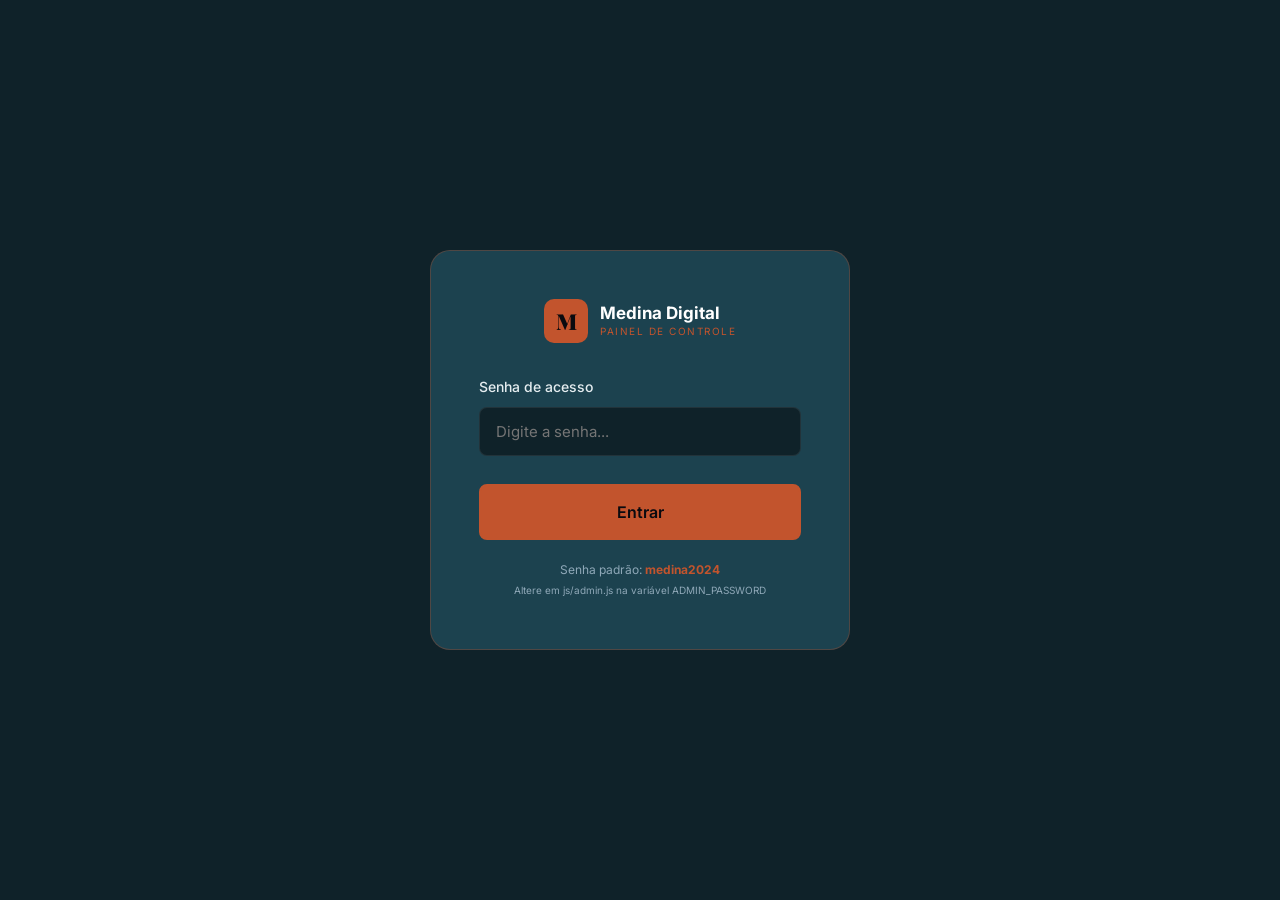
<file: admin/index.html>
<!DOCTYPE html>
<html lang="pt-BR">
<head>
  <meta charset="UTF-8">
  <meta name="viewport" content="width=device-width, initial-scale=1.0">
  <title>Painel Admin — Medina Digital</title>
  <meta name="robots" content="noindex, nofollow">
  <link rel="stylesheet" href="../css/style.css">
  <link rel="stylesheet" href="../css/admin.css">
  <link href="https://fonts.googleapis.com/css2?family=Playfair+Display:wght@700;900&family=Inter:wght@300;400;500;600&display=swap" rel="stylesheet">
</head>
<body>

<!-- LOGIN OVERLAY -->
<div class="admin-login-overlay" id="loginOverlay">
  <div class="admin-login-box">
    <div class="logo" style="justify-content:center;margin-bottom:32px">
      <span class="logo-icon">M</span>
      <div>
        <span class="logo-name">Medina Digital</span>
        <span class="logo-tagline">Painel de Controle</span>
      </div>
    </div>
    <div class="form-group">
      <label>Senha de acesso</label>
      <input type="password" id="adminPassword" placeholder="Digite a senha..." onkeydown="if(event.key==='Enter')checkLogin()">
    </div>
    <button class="btn-primary" style="width:100%;padding:16px;font-size:16px;margin-top:8px" onclick="checkLogin()">Entrar</button>
    <p id="loginError" style="color:var(--color-danger);text-align:center;margin-top:12px;font-size:14px;display:none">Senha incorreta.</p>
    <p style="text-align:center;margin-top:20px;font-size:12px;color:var(--color-text-muted)">
      Senha padrão: <strong style="color:var(--color-gold)">medina2024</strong><br>
      <small>Altere em js/admin.js na variável ADMIN_PASSWORD</small>
    </p>
  </div>
</div>

<!-- LAYOUT ADMIN -->
<div class="admin-layout" id="adminLayout" style="display:none">

  <!-- SIDEBAR -->
  <aside class="admin-sidebar">
    <div class="admin-logo">
      <div class="logo">
        <span class="logo-icon">M</span>
        <div>
          <span class="logo-name">Medina Digital</span>
          <span class="logo-tagline">Admin</span>
        </div>
      </div>
    </div>
    <nav class="admin-nav">
      <a href="#" class="active" onclick="showSection('dashboard')"><span>📊</span> Dashboard</a>
      <a href="#" onclick="showSection('produtos')"><span>📚</span> Ebooks</a>
      <a href="#" onclick="showSection('categorias')"><span>🏷️</span> Categorias</a>
      <a href="#" onclick="showSection('depoimentos')"><span>⭐</span> Depoimentos</a>
      <a href="#" onclick="showSection('config')"><span>⚙️</span> Configurações</a>
      <a href="#" onclick="showSection('pixels')"><span>🎯</span> Pixels</a>
      <a href="#" onclick="showSection('seo')"><span>🔍</span> SEO</a>
      <a href="../index.html" target="_blank"><span>🌐</span> Ver Site</a>
      <a href="#" onclick="logout()" style="margin-top:auto;color:var(--color-danger)"><span>🚪</span> Sair</a>
    </nav>
  </aside>

  <!-- MAIN -->
  <main class="admin-main">

    <!-- DASHBOARD -->
    <div id="section-dashboard" class="admin-section">
      <div class="admin-topbar">
        <h1>Dashboard</h1>
        <span style="color:var(--color-text-muted);font-size:14px" id="adminDate"></span>
      </div>
      <div class="stats-cards">
        <div class="stat-card">
          <div class="stat-card-label">Ebooks Ativos</div>
          <div class="stat-card-value" id="dashEbooks">—</div>
          <div class="stat-card-change">📚 Total do catálogo</div>
        </div>
        <div class="stat-card">
          <div class="stat-card-label">Categorias</div>
          <div class="stat-card-value" id="dashCategorias">—</div>
          <div class="stat-card-change">🏷️ Organizadas</div>
        </div>
        <div class="stat-card">
          <div class="stat-card-label">Depoimentos</div>
          <div class="stat-card-value" id="dashDepoimentos">—</div>
          <div class="stat-card-change">⭐ Na vitrine</div>
        </div>
        <div class="stat-card">
          <div class="stat-card-label">Status</div>
          <div class="stat-card-value" style="color:var(--color-success);font-size:20px">✓ Online</div>
          <div class="stat-card-change">🌐 Site ativo</div>
        </div>
      </div>

      <div class="admin-card">
        <div class="admin-card-header">
          <h2>Ações rápidas</h2>
        </div>
        <div style="display:flex;gap:12px;flex-wrap:wrap">
          <button class="btn-primary" onclick="showSection('produtos');setTimeout(()=>openAddProduct(),100)">+ Novo Ebook</button>
          <button class="btn-outline" onclick="showSection('config')">Editar Loja</button>
          <button class="btn-outline" onclick="showSection('pixels')">Configurar Pixels</button>
          <a href="../index.html" target="_blank" class="btn-outline">Ver Site →</a>
        </div>
      </div>

      <div class="admin-card">
        <div class="admin-card-header"><h2>Seus Ebooks</h2></div>
        <table class="admin-table" id="dashTable">
          <thead><tr><th>Título</th><th>Categoria</th><th>Preço</th><th>Status</th></tr></thead>
          <tbody id="dashTableBody"></tbody>
        </table>
      </div>
    </div>

    <!-- PRODUTOS -->
    <div id="section-produtos" class="admin-section" style="display:none">
      <div class="admin-topbar">
        <h1>Ebooks</h1>
        <button class="btn-primary" onclick="openAddProduct()">+ Novo Ebook</button>
      </div>

      <div class="admin-card" id="productFormCard" style="display:none">
        <div class="admin-card-header">
          <h2 id="productFormTitle">Novo Ebook</h2>
          <button onclick="closeProductForm()" style="color:var(--color-text-muted);font-size:20px">✕</button>
        </div>
        <form onsubmit="saveProduct(event)">
          <div class="form-row">
            <div class="form-group">
              <label>Título do Ebook *</label>
              <input type="text" id="pTitle" required placeholder="Ex: Mentalidade de Campeão">
            </div>
            <div class="form-group">
              <label>Categoria *</label>
              <select id="pCategory" required></select>
            </div>
          </div>
          <div class="form-group">
            <label>Descrição *</label>
            <textarea id="pDesc" required placeholder="Descreva o ebook em 2-3 frases chamativas..."></textarea>
          </div>
          <div class="form-row">
            <div class="form-group">
              <label>Preço atual (R$) *</label>
              <input type="number" id="pPrice" required step="0.01" min="0" placeholder="29.90">
            </div>
            <div class="form-group">
              <label>Preço original / riscado (R$)</label>
              <input type="number" id="pOriginalPrice" step="0.01" min="0" placeholder="59.90">
            </div>
          </div>
          <div class="form-row">
            <div class="form-group">
              <label>Link de compra (Kiwify) *</label>
              <input type="url" id="pBuyLink" required placeholder="https://kiwify.app/seu-produto">
            </div>
            <div class="form-group">
              <label>URL da imagem de capa</label>
              <input type="url" id="pImage" placeholder="https://... ou deixe em branco">
            </div>
          </div>
          <div class="form-row">
            <div class="form-group">
              <label>Número de páginas</label>
              <input type="number" id="pPages" placeholder="187">
            </div>
            <div class="form-group">
              <label>Avaliação (0-5)</label>
              <input type="number" id="pRating" step="0.1" min="0" max="5" placeholder="4.9">
            </div>
          </div>
          <div class="form-row">
            <div class="form-group">
              <label>Etiqueta / Badge</label>
              <input type="text" id="pBadge" placeholder="Ex: Mais vendido, Lançamento">
            </div>
            <div class="form-group">
              <label>Tipo de badge</label>
              <select id="pBadgeType">
                <option value="gold">Dourado (padrão)</option>
                <option value="new">Verde (novo)</option>
                <option value="sale">Vermelho (promoção)</option>
              </select>
            </div>
          </div>
          <div class="form-group">
            <label>Benefícios (um por linha)</label>
            <textarea id="pFeatures" placeholder="187 páginas de conteúdo denso&#10;Exercícios práticos por capítulo&#10;Acesso vitalício&#10;Garantia de 7 dias"></textarea>
          </div>
          <div class="form-group">
            <label>Status</label>
            <select id="pActive">
              <option value="true">Ativo (visível na loja)</option>
              <option value="false">Inativo (oculto)</option>
            </select>
          </div>
          <input type="hidden" id="pId">
          <div class="form-actions">
            <button type="submit" class="btn-primary">Salvar Ebook</button>
            <button type="button" class="btn-outline" onclick="closeProductForm()">Cancelar</button>
          </div>
        </form>
      </div>

      <div class="admin-card">
        <table class="admin-table">
          <thead><tr><th>Título</th><th>Categoria</th><th>Preço</th><th>Status</th><th>Ações</th></tr></thead>
          <tbody id="productsTableBody"></tbody>
        </table>
      </div>
    </div>

    <!-- CATEGORIAS -->
    <div id="section-categorias" class="admin-section" style="display:none">
      <div class="admin-topbar">
        <h1>Categorias</h1>
      </div>
      <div class="admin-card">
        <p style="color:var(--color-text-muted);margin-bottom:24px">Para editar categorias, altere o array <code style="color:var(--color-gold)">CATEGORIES</code> no arquivo <code style="color:var(--color-gold)">js/data.js</code></p>
        <table class="admin-table">
          <thead><tr><th>Ícone</th><th>Nome</th><th>ID</th><th>Ebooks</th></tr></thead>
          <tbody id="categoriasTableBody"></tbody>
        </table>
      </div>
    </div>

    <!-- DEPOIMENTOS -->
    <div id="section-depoimentos" class="admin-section" style="display:none">
      <div class="admin-topbar"><h1>Depoimentos</h1></div>
      <div class="admin-card">
        <p style="color:var(--color-text-muted)">Para editar depoimentos, altere a seção de depoimentos diretamente no arquivo <code style="color:var(--color-gold)">index.html</code> — procure por <code style="color:var(--color-gold)">&lt;!-- DEPOIMENTOS --&gt;</code></p>
        <br>
        <a href="../index.html" target="_blank" class="btn-outline">Abrir index.html →</a>
      </div>
    </div>

    <!-- PIXELS -->
    <div id="section-pixels" class="admin-section" style="display:none">
      <div class="admin-topbar"><h1>Pixels de Remarketing</h1></div>
      <div class="admin-card">
        <div class="admin-card-header"><h2>Como configurar seus pixels</h2></div>
        <p style="color:var(--color-text-muted);margin-bottom:24px">Abra o arquivo <code style="color:var(--color-gold)">index.html</code> e localize a seção <code style="color:var(--color-gold)">&lt;!-- PIXELS --&gt;</code> no topo. Substitua os valores conforme abaixo:</p>

        <div class="pixel-guide">
          <div class="pixel-item">
            <div class="pixel-icon">📘</div>
            <div>
              <strong style="color:var(--color-white)">Meta Pixel (Facebook + Instagram)</strong>
              <p style="color:var(--color-text-muted);font-size:14px;margin-top:4px">Acesse: <a href="https://business.facebook.com" target="_blank" style="color:var(--color-gold)">business.facebook.com</a> → Gerenciador de Eventos → Criar Pixel → Copie o ID numérico</p>
              <code style="color:var(--color-gold)">var META_PIXEL_ID = 'COLE_SEU_ID_AQUI';</code>
            </div>
          </div>
          <div class="pixel-item">
            <div class="pixel-icon">🔴</div>
            <div>
              <strong style="color:var(--color-white)">Google Tag Manager</strong>
              <p style="color:var(--color-text-muted);font-size:14px;margin-top:4px">Acesse: <a href="https://tagmanager.google.com" target="_blank" style="color:var(--color-gold)">tagmanager.google.com</a> → Criar conta → Copie o ID (GTM-XXXXXXX)</p>
              <code style="color:var(--color-gold)">var GTM_ID = 'GTM-XXXXXXX';</code>
            </div>
          </div>
          <div class="pixel-item">
            <div class="pixel-icon">🎵</div>
            <div>
              <strong style="color:var(--color-white)">TikTok Pixel</strong>
              <p style="color:var(--color-text-muted);font-size:14px;margin-top:4px">Acesse: <a href="https://ads.tiktok.com" target="_blank" style="color:var(--color-gold)">ads.tiktok.com</a> → Ativos → Eventos → Pixel Web → Copie o ID</p>
              <code style="color:var(--color-gold)">var TIKTOK_ID = 'COLE_SEU_ID_AQUI';</code>
            </div>
          </div>
        </div>
      </div>
    </div>

    <!-- SEO -->
    <div id="section-seo" class="admin-section" style="display:none">
      <div class="admin-topbar"><h1>SEO & Redes Sociais</h1></div>
      <div class="admin-card">
        <div class="admin-card-header"><h2>O que já está configurado</h2></div>
        <div style="display:grid;gap:16px">
          <div class="seo-item"><span class="badge badge-active">✓ Ativo</span> <strong>Meta tags SEO</strong> — title, description, keywords, robots</div>
          <div class="seo-item"><span class="badge badge-active">✓ Ativo</span> <strong>Open Graph</strong> — compartilhamento bonito no WhatsApp, Facebook, etc.</div>
          <div class="seo-item"><span class="badge badge-active">✓ Ativo</span> <strong>Twitter Card</strong> — prévia no Twitter/X</div>
          <div class="seo-item"><span class="badge badge-active">✓ Ativo</span> <strong>Schema.org</strong> — dados estruturados para o Google</div>
          <div class="seo-item"><span class="badge badge-active">✓ Ativo</span> <strong>Sitemap pronto</strong> — sitemap.xml criado</div>
        </div>
        <br>
        <p style="color:var(--color-text-muted);font-size:14px">Para editar os textos de SEO, abra o <code style="color:var(--color-gold)">index.html</code> e edite as tags no <code style="color:var(--color-gold)">&lt;head&gt;</code></p>
      </div>
    </div>

    <!-- CONFIGURAÇÕES -->
    <div id="section-config" class="admin-section" style="display:none">
      <div class="admin-topbar"><h1>Configurações</h1></div>
      <div class="admin-card">
        <div class="admin-card-header"><h2>Dados da loja</h2></div>
        <div class="form-row">
          <div class="form-group">
            <label>Nome da loja</label>
            <input type="text" id="cfgName" value="">
          </div>
          <div class="form-group">
            <label>Slogan</label>
            <input type="text" id="cfgSlogan" value="">
          </div>
        </div>
        <div class="form-row">
          <div class="form-group">
            <label>E-mail de contato</label>
            <input type="email" id="cfgEmail" value="">
          </div>
          <div class="form-group">
            <label>WhatsApp (com DDI+DDD)</label>
            <input type="text" id="cfgWhatsapp" value="" placeholder="5544999999999">
          </div>
        </div>
        <div class="form-row">
          <div class="form-group">
            <label>Instagram (só o @)</label>
            <input type="text" id="cfgInstagram" value="">
          </div>
          <div class="form-group">
            <label>Link base Kiwify</label>
            <input type="url" id="cfgKiwify" value="">
          </div>
        </div>
        <div class="form-row">
          <div class="form-group">
            <label>Total de ebooks (estatística)</label>
            <input type="number" id="cfgEbooks" value="">
          </div>
          <div class="form-group">
            <label>Total de clientes (estatística)</label>
            <input type="number" id="cfgClientes" value="">
          </div>
        </div>
        <div class="form-actions">
          <button class="btn-primary" onclick="saveConfig()">Salvar configurações</button>
        </div>
        <div id="configMsg" style="margin-top:16px;display:none;padding:12px;border-radius:8px;background:rgba(34,197,94,0.1);border:1px solid rgba(34,197,94,0.3);color:var(--color-success)">
          ✓ Configurações salvas! Edite o arquivo js/data.js para aplicar permanentemente.
        </div>
      </div>

      <div class="admin-card">
        <div class="admin-card-header"><h2>Alterar senha do painel</h2></div>
        <div class="form-row">
          <div class="form-group">
            <label>Nova senha</label>
            <input type="password" id="newPassword" placeholder="Digite a nova senha">
          </div>
          <div class="form-group">
            <label>Confirmar senha</label>
            <input type="password" id="confirmPassword" placeholder="Confirme a senha">
          </div>
        </div>
        <button class="btn-outline" onclick="changePassword()">Alterar senha</button>
        <p id="passMsg" style="margin-top:12px;font-size:14px;display:none"></p>
      </div>
    </div>

  </main>
</div>

<script src="../js/data.js"></script>
<script src="admin.js"></script>
</body>
</html>
</file>
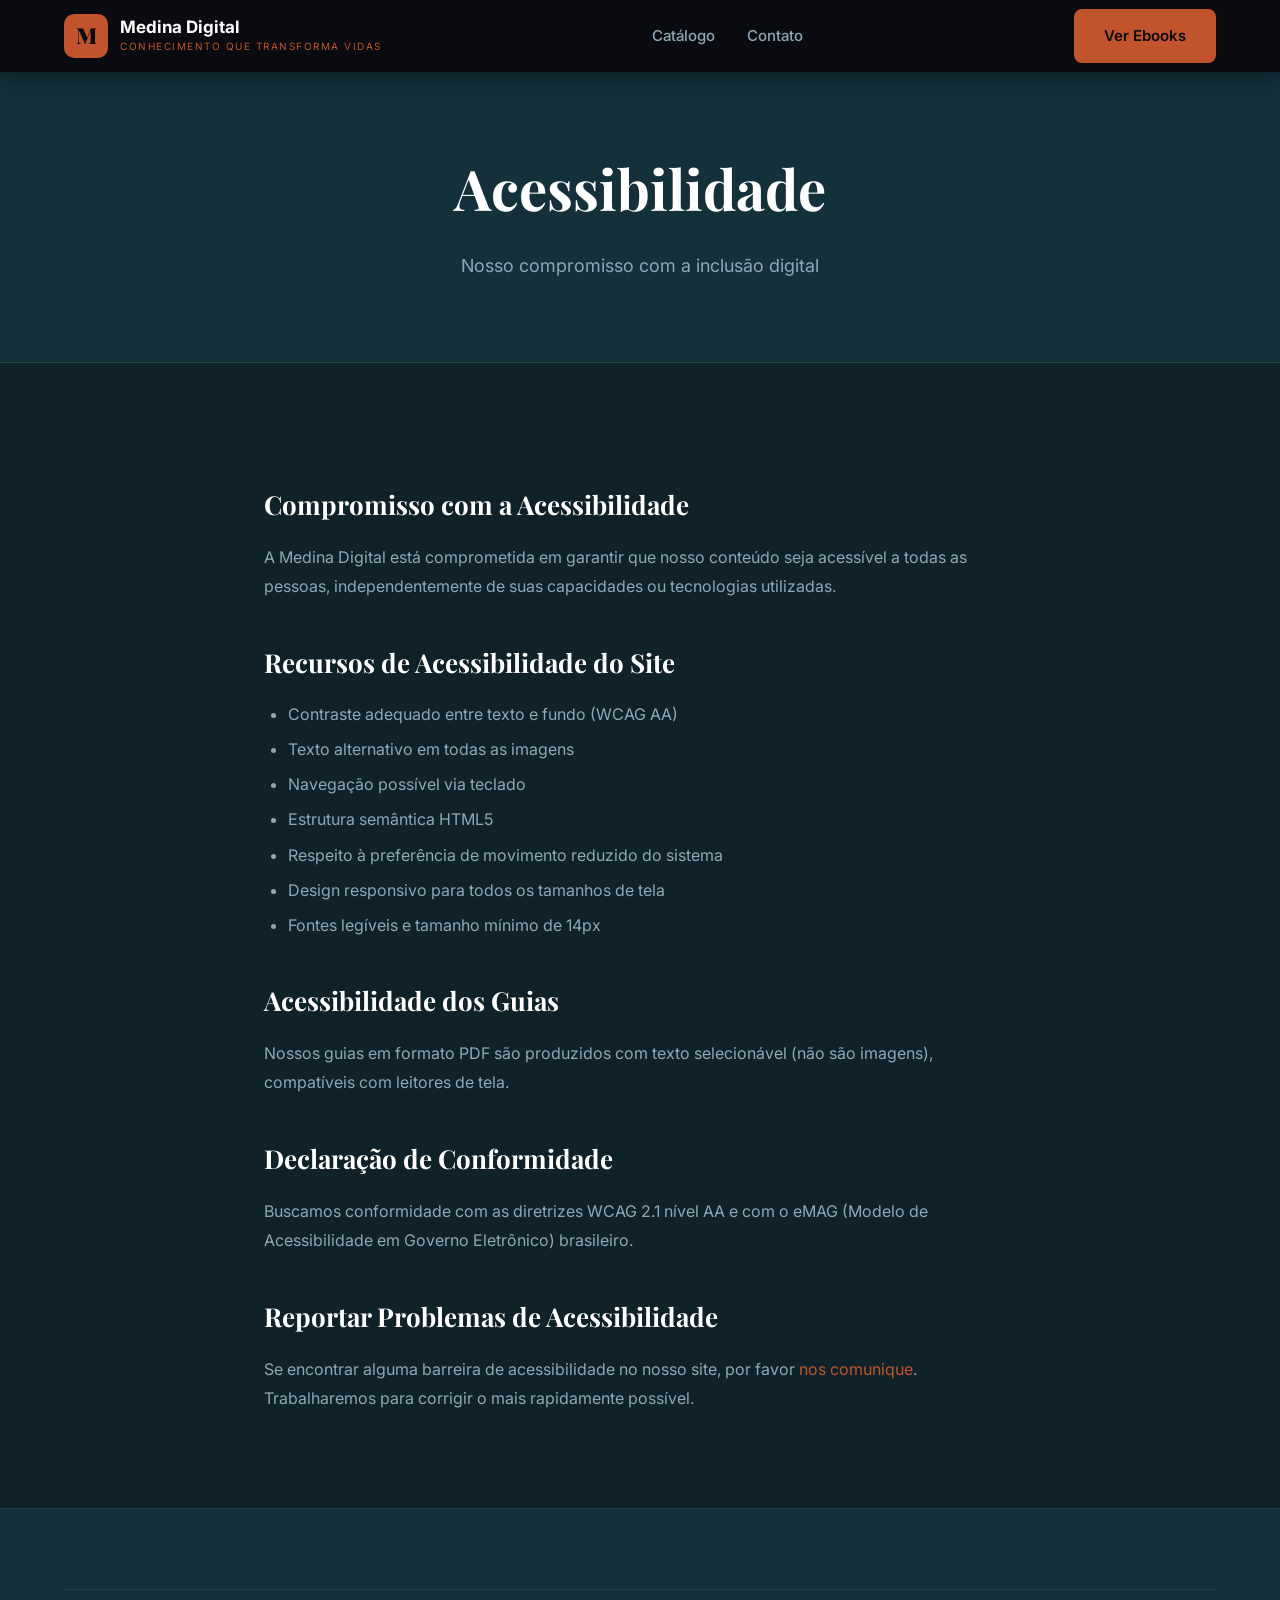
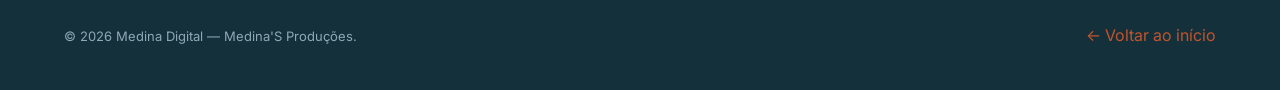
<file: pages/acessibilidade.html>
<!DOCTYPE html>
<html lang="pt-BR">
<head>
  <meta charset="UTF-8"><meta name="viewport" content="width=device-width, initial-scale=1.0">
  <title>Acessibilidade — Medina Digital</title>
  <link rel="icon" type="image/svg+xml" href="../img/favicon.svg">
  <link rel="icon" type="image/png" href="../img/favicon.png">
  <link rel="apple-touch-icon" href="../img/apple-touch-icon.png">
  <link rel="stylesheet" href="../css/style.css">
  <link href="https://fonts.googleapis.com/css2?family=Playfair+Display:wght@700;900&family=Inter:wght@300;400;500;600&display=swap" rel="stylesheet">
</head>
<body>
<header class="header scrolled"><nav class="nav container"><a href="../index.html" class="logo"><span class="logo-icon">M</span><div><span class="logo-name">Medina Digital</span><span class="logo-tagline">Conhecimento que transforma vidas</span></div></a><ul class="nav-links"><li><a href="../index.html#catalogo">Catálogo</a></li><li><a href="contato.html">Contato</a></li></ul><div class="nav-actions"><a href="../index.html#catalogo" class="btn-primary">Ver Ebooks</a></div></nav></header>
<section class="page-hero"><div class="container"><h1>Acessibilidade</h1><p>Nosso compromisso com a inclusão digital</p></div></section>
<div class="page-content">
  <h2>Compromisso com a Acessibilidade</h2>
  <p>A Medina Digital está comprometida em garantir que nosso conteúdo seja acessível a todas as pessoas, independentemente de suas capacidades ou tecnologias utilizadas.</p>
  <h2>Recursos de Acessibilidade do Site</h2>
  <ul>
    <li>Contraste adequado entre texto e fundo (WCAG AA)</li>
    <li>Texto alternativo em todas as imagens</li>
    <li>Navegação possível via teclado</li>
    <li>Estrutura semântica HTML5</li>
    <li>Respeito à preferência de movimento reduzido do sistema</li>
    <li>Design responsivo para todos os tamanhos de tela</li>
    <li>Fontes legíveis e tamanho mínimo de 14px</li>
  </ul>
  <h2>Acessibilidade dos Guias</h2>
  <p>Nossos guias em formato PDF são produzidos com texto selecionável (não são imagens), compatíveis com leitores de tela.</p>
  <h2>Declaração de Conformidade</h2>
  <p>Buscamos conformidade com as diretrizes WCAG 2.1 nível AA e com o eMAG (Modelo de Acessibilidade em Governo Eletrônico) brasileiro.</p>
  <h2>Reportar Problemas de Acessibilidade</h2>
  <p>Se encontrar alguma barreira de acessibilidade no nosso site, por favor <a href="contato.html">nos comunique</a>. Trabalharemos para corrigir o mais rapidamente possível.</p>
</div>
<footer class="footer"><div class="container"><div class="footer-bottom"><p>© 2026 Medina Digital — Medina'S Produções.</p><a href="../index.html" style="color:var(--color-gold)">← Voltar ao início</a></div></div></footer>
</body>
</html>
</file>
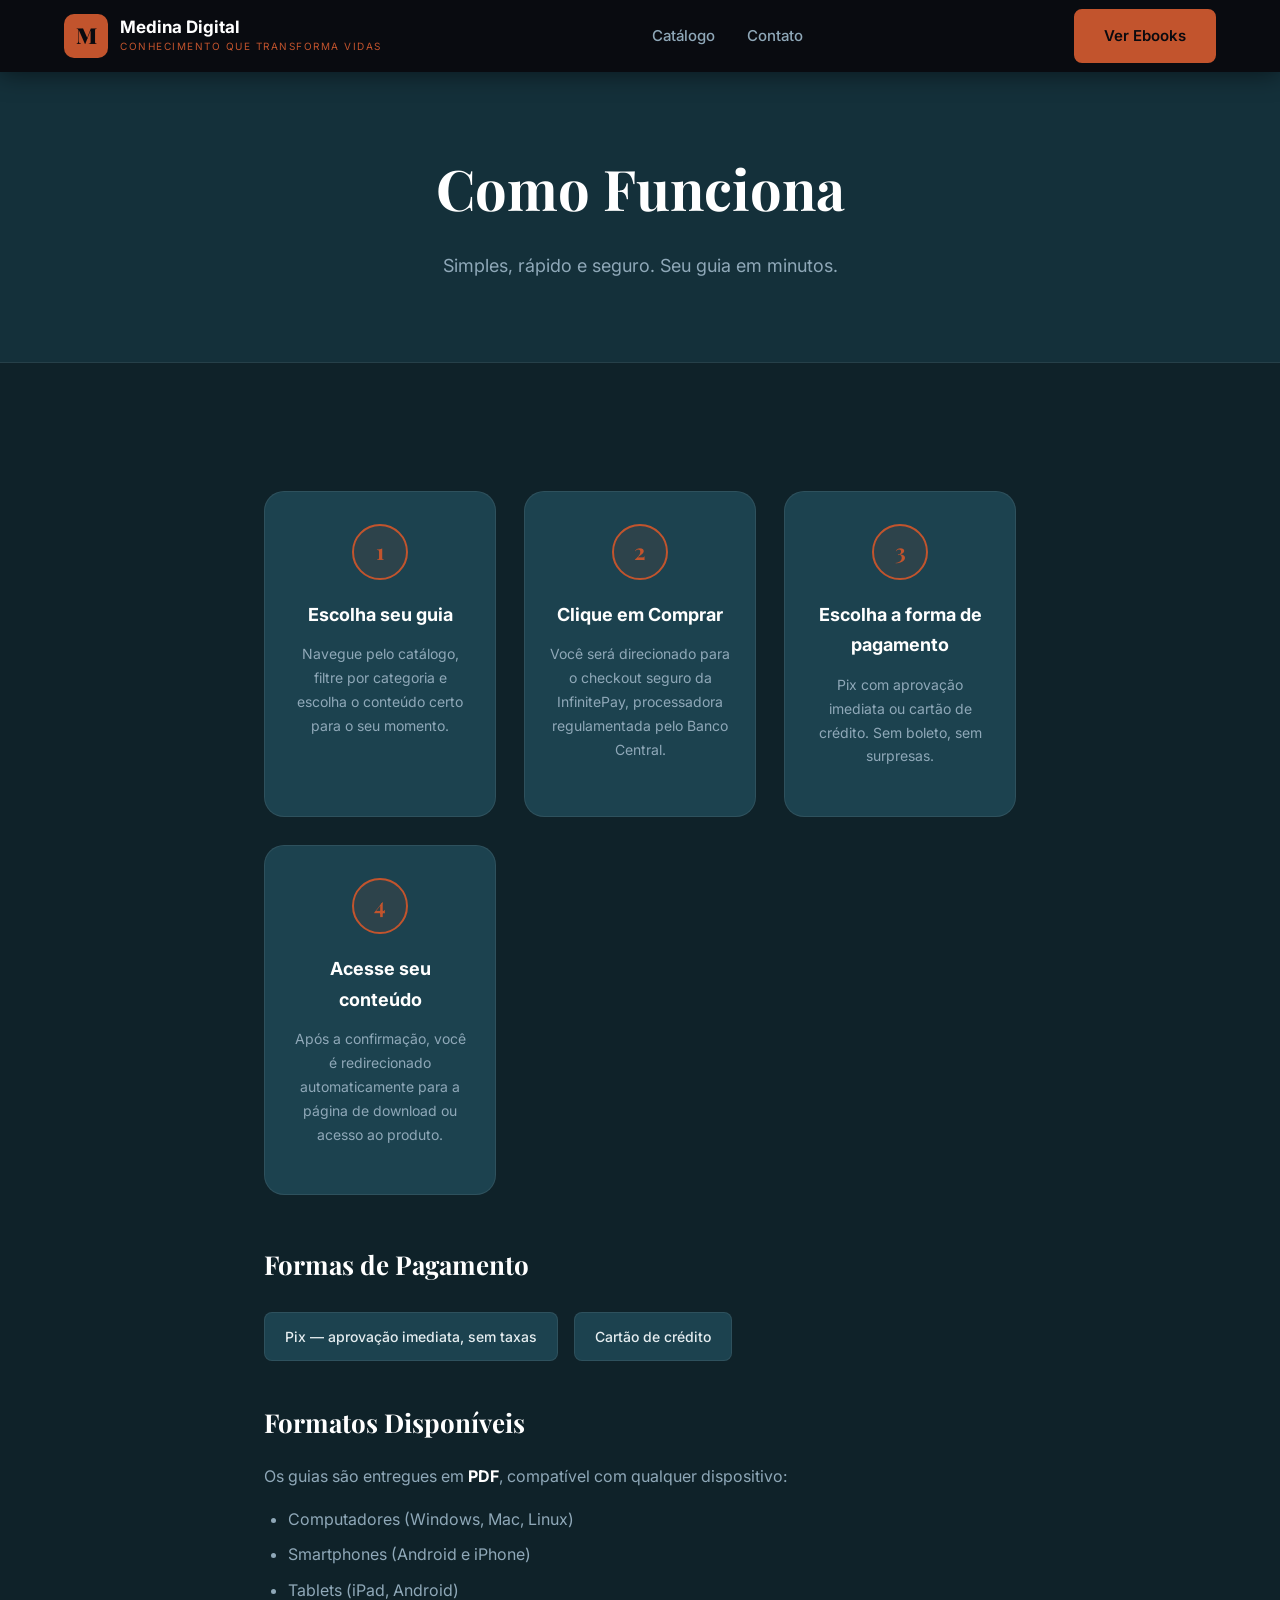
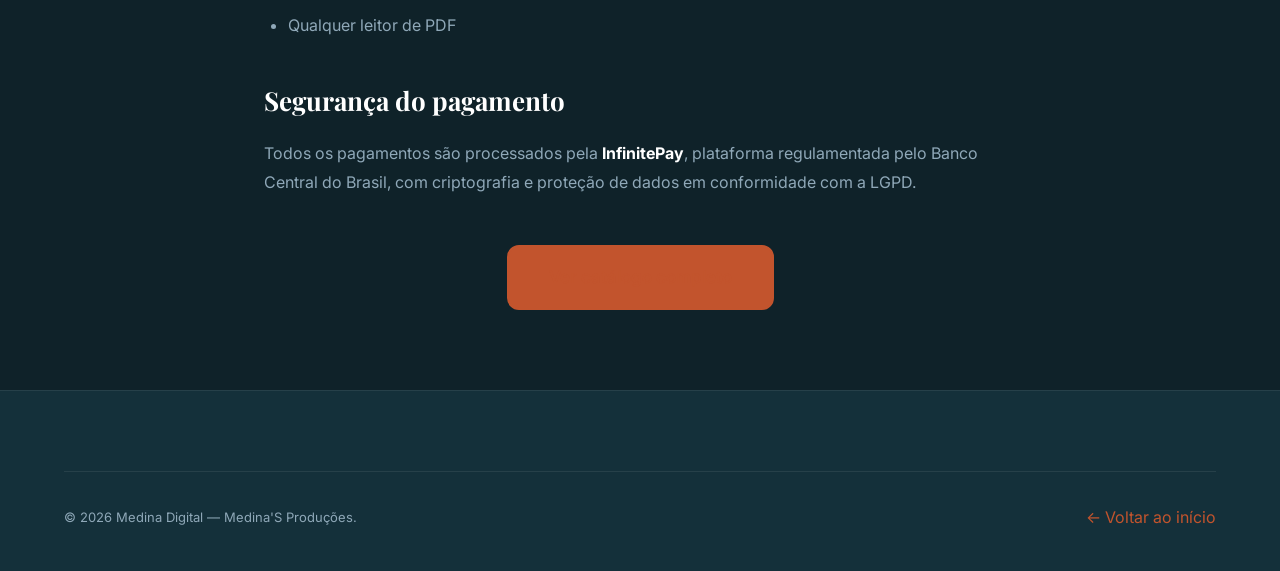
<file: pages/como-funciona.html>
<!DOCTYPE html>
<html lang="pt-BR">
<head>
  <meta charset="UTF-8"><meta name="viewport" content="width=device-width, initial-scale=1.0">
  <title>Como Funciona — Medina Digital</title>
  <link rel="icon" type="image/svg+xml" href="../img/favicon.svg">
  <link rel="icon" type="image/png" href="../img/favicon.png">
  <link rel="apple-touch-icon" href="../img/apple-touch-icon.png">
  <link rel="stylesheet" href="../css/style.css">
  <link href="https://fonts.googleapis.com/css2?family=Playfair+Display:wght@700;900&family=Inter:wght@300;400;500;600&display=swap" rel="stylesheet">
  <style>
    .steps { display: grid; grid-template-columns: repeat(auto-fill, minmax(220px, 1fr)); gap: 28px; margin: 48px 0; }
    .step { background: var(--color-surface); border: 1px solid var(--color-border); border-radius: var(--radius-lg); padding: 32px 24px; text-align: center; }
    .step-number { width: 56px; height: 56px; background: rgba(194,84,45,0.1); border: 2px solid var(--color-gold); border-radius: 50%; display: flex; align-items: center; justify-content: center; font-family: var(--font-display); font-size: 22px; font-weight: 700; color: var(--color-gold); margin: 0 auto 20px; }
    .step h3 { color: var(--color-white); font-size: 18px; margin-bottom: 12px; }
    .step p { color: var(--color-text-muted); font-size: 14px; line-height: 1.7; }
    .payment-methods { display: flex; flex-wrap: wrap; gap: 16px; margin: 24px 0; }
    .payment-badge { background: var(--color-surface); border: 1px solid var(--color-border); border-radius: var(--radius-sm); padding: 12px 20px; color: var(--color-text); font-size: 14px; font-weight: 500; }
  </style>
</head>
<body>
<header class="header scrolled"><nav class="nav container"><a href="../index.html" class="logo"><span class="logo-icon">M</span><div><span class="logo-name">Medina Digital</span><span class="logo-tagline">Conhecimento que transforma vidas</span></div></a><ul class="nav-links"><li><a href="../index.html#catalogo">Catálogo</a></li><li><a href="contato.html">Contato</a></li></ul><div class="nav-actions"><a href="../index.html#catalogo" class="btn-primary">Ver Ebooks</a></div></nav></header>
<section class="page-hero"><div class="container"><h1>Como Funciona</h1><p>Simples, rápido e seguro. Seu guia em minutos.</p></div></section>

<div class="page-content">
  <div class="steps">
    <div class="step"><div class="step-number">1</div><h3>Escolha seu guia</h3><p>Navegue pelo catálogo, filtre por categoria e escolha o conteúdo certo para o seu momento.</p></div>
    <div class="step"><div class="step-number">2</div><h3>Clique em Comprar</h3><p>Você será direcionado para o checkout seguro da InfinitePay, processadora regulamentada pelo Banco Central.</p></div>
    <div class="step"><div class="step-number">3</div><h3>Escolha a forma de pagamento</h3><p>Pix com aprovação imediata ou cartão de crédito. Sem boleto, sem surpresas.</p></div>
    <div class="step"><div class="step-number">4</div><h3>Acesse seu conteúdo</h3><p>Após a confirmação, você é redirecionado automaticamente para a página de download ou acesso ao produto.</p></div>
  </div>

  <h2>Formas de Pagamento</h2>
  <div class="payment-methods">
    <div class="payment-badge">Pix — aprovação imediata, sem taxas</div>
    <div class="payment-badge">Cartão de crédito</div>
  </div>

  <h2>Formatos Disponíveis</h2>
  <p>Os guias são entregues em <strong style="color:var(--color-white)">PDF</strong>, compatível com qualquer dispositivo:</p>
  <ul>
    <li>Computadores (Windows, Mac, Linux)</li>
    <li>Smartphones (Android e iPhone)</li>
    <li>Tablets (iPad, Android)</li>
    <li>Qualquer leitor de PDF</li>
  </ul>

  <h2>Segurança do pagamento</h2>
  <p>Todos os pagamentos são processados pela <strong style="color:var(--color-white)">InfinitePay</strong>, plataforma regulamentada pelo Banco Central do Brasil, com criptografia e proteção de dados em conformidade com a LGPD.</p>

  <div style="text-align:center;margin-top:48px">
    <a href="../index.html#catalogo" class="btn-primary btn-lg">Ver catálogo completo</a>
  </div>
</div>
<footer class="footer"><div class="container"><div class="footer-bottom"><p>© 2026 Medina Digital — Medina'S Produções.</p><a href="../index.html" style="color:var(--color-gold)">← Voltar ao início</a></div></div></footer>
</body>
</html>
</file>
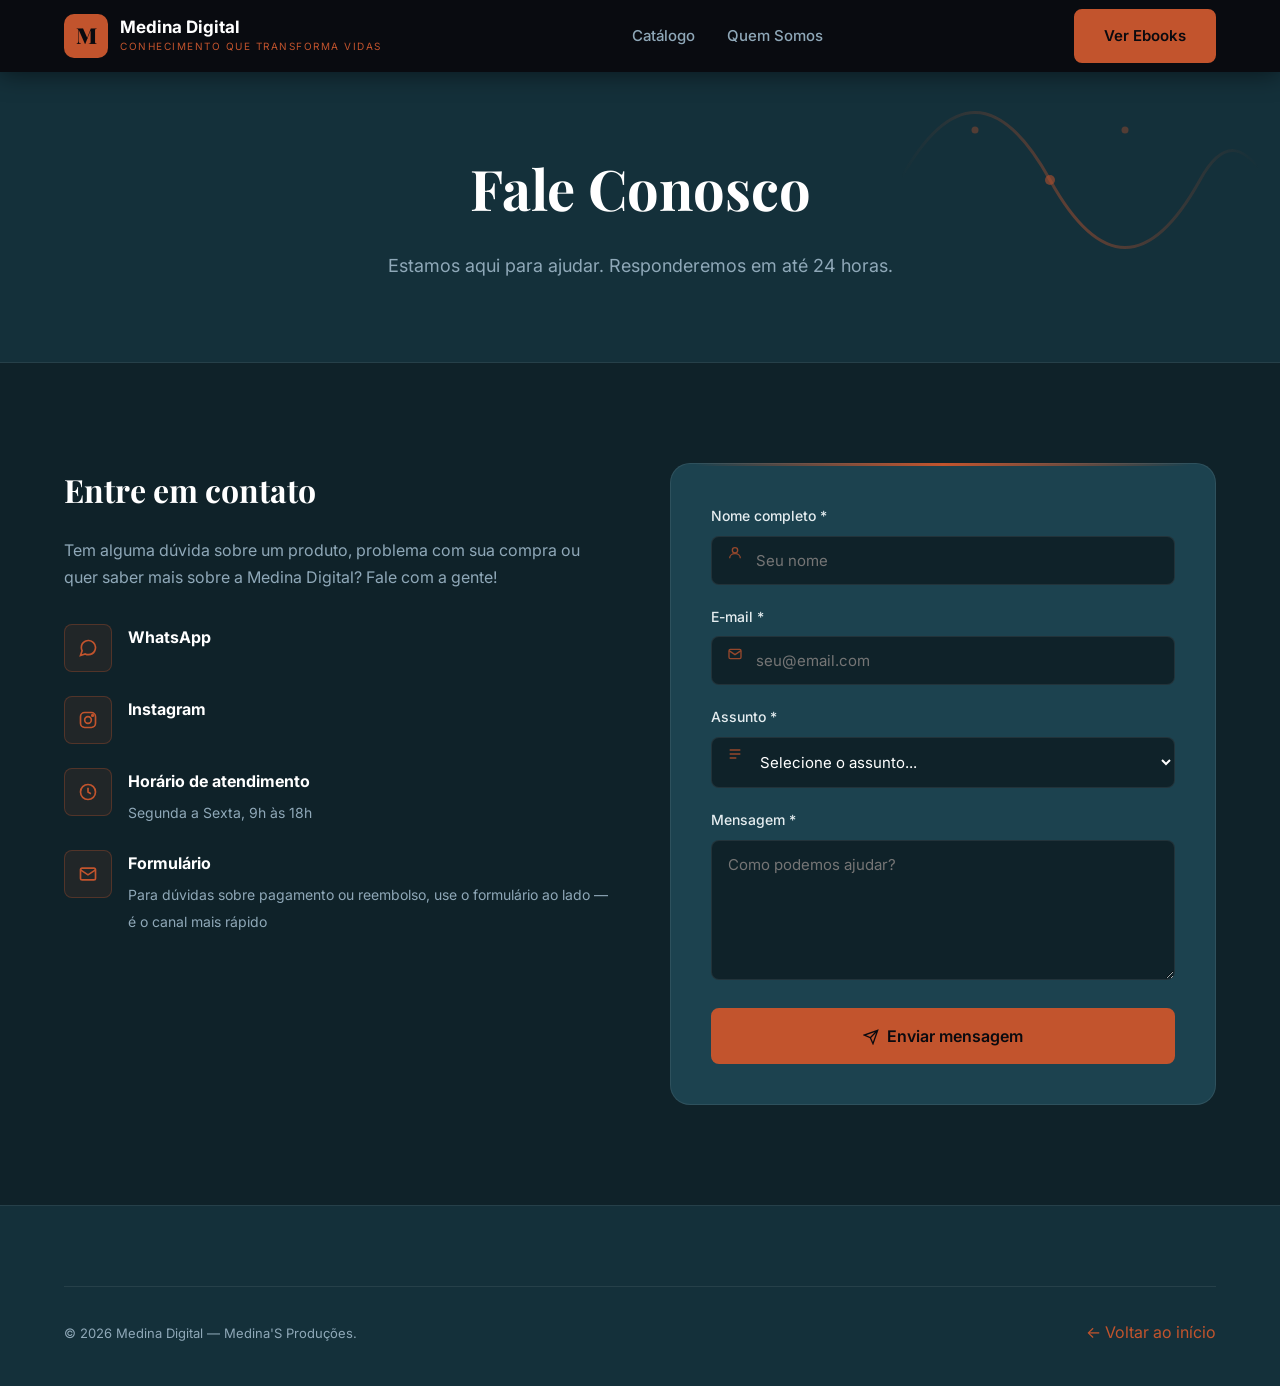
<file: pages/contato.html>
<!DOCTYPE html>
<html lang="pt-BR">
<head>
  <meta charset="UTF-8"><meta name="viewport" content="width=device-width, initial-scale=1.0">
  <title>Contato — Medina Digital</title>
  <link rel="icon" type="image/svg+xml" href="../img/favicon.svg">
  <link rel="icon" type="image/png" href="../img/favicon.png">
  <link rel="apple-touch-icon" href="../img/apple-touch-icon.png">
  <link rel="stylesheet" href="../css/style.css">
  <link href="https://fonts.googleapis.com/css2?family=Playfair+Display:wght@700;900&family=Inter:wght@300;400;500;600&display=swap" rel="stylesheet">
<style>
.page-hero{position:relative;overflow:hidden}
.hero-art{position:absolute;top:0;right:0;opacity:.9;pointer-events:none}
.contact-item{transition:.15s}
.contact-icon{color:var(--color-gold)}
.contact-item span a{transition:.15s}
.contact-item strong a{transition:.15s;text-decoration:none}
.contact-item strong a:hover{color:var(--color-gold) !important}
.form-group{position:relative}
.field-icon{position:absolute;left:16px;top:41px;color:var(--color-gold);opacity:.75;pointer-events:none}
.form-group input,.form-group select{padding-left:44px !important}
.contact-form{position:relative}
.contact-form::before{content:'';position:absolute;top:-1px;left:24px;right:24px;height:3px;background:linear-gradient(90deg,transparent,var(--color-gold),transparent);border-radius:2px}
.btn-primary svg{vertical-align:-3px;margin-right:8px}
</style>
</head>
<body>
<header class="header scrolled"><nav class="nav container"><a href="../index.html" class="logo"><span class="logo-icon">M</span><div><span class="logo-name">Medina Digital</span><span class="logo-tagline">Conhecimento que transforma vidas</span></div></a><ul class="nav-links"><li><a href="../index.html#catalogo">Catálogo</a></li><li><a href="sobre.html">Quem Somos</a></li></ul><div class="nav-actions"><a href="../index.html#catalogo" class="btn-primary">Ver Ebooks</a></div></nav></header>

<section class="page-hero">
  <svg class="hero-art" width="420" height="260" viewBox="0 0 420 260" xmlns="http://www.w3.org/2000/svg">
    <defs><linearGradient id="hwg" x1="0" y1="0" x2="1" y2="0">
      <stop offset="0%" stop-color="#C2542D" stop-opacity="0"/>
      <stop offset="50%" stop-color="#C2542D" stop-opacity="0.5"/>
      <stop offset="100%" stop-color="#C2542D" stop-opacity="0"/>
    </linearGradient></defs>
    <path d="M40,180 C90,90 140,90 190,180 C240,270 290,270 340,180 C365,135 385,150 400,170"
      fill="none" stroke="url(#hwg)" stroke-width="3"/>
    <circle cx="190" cy="180" r="5" fill="#C2542D" opacity="0.6"/>
    <circle cx="115" cy="130" r="3.5" fill="#C2542D" opacity="0.4"/>
    <circle cx="265" cy="130" r="3.5" fill="#C2542D" opacity="0.4"/>
  </svg>
  <div class="container"><h1>Fale Conosco</h1><p>Estamos aqui para ajudar. Responderemos em até 24 horas.</p></div>
</section>

<section class="section">
  <div class="container">
    <div class="contact-grid">
      <div class="contact-info">
        <h2>Entre em contato</h2>
        <p>Tem alguma dúvida sobre um produto, problema com sua compra ou quer saber mais sobre a Medina Digital? Fale com a gente!</p>

        <div class="contact-item">
          <div class="contact-icon"><svg width="20" height="20" viewBox="0 0 24 24" fill="none" stroke="currentColor" stroke-width="2"><path d="M21 11.5a8.38 8.38 0 01-.9 3.8 8.5 8.5 0 01-7.6 4.7 8.38 8.38 0 01-3.8-.9L3 21l1.9-5.7a8.38 8.38 0 01-.9-3.8 8.5 8.5 0 014.7-7.6 8.38 8.38 0 013.8-.9h.5a8.48 8.48 0 018 8v.5z"/></svg></div>
          <div>
            <strong><a href="https://wa.me/5545991359764" target="_blank" style="color:var(--color-white)">WhatsApp</a></strong>
          </div>
        </div>

        <div class="contact-item">
          <div class="contact-icon"><svg width="20" height="20" viewBox="0 0 24 24" fill="none" stroke="currentColor" stroke-width="2"><rect x="3" y="3" width="18" height="18" rx="5"/><circle cx="12" cy="12" r="4"/><circle cx="17.5" cy="6.5" r="1"/></svg></div>
          <div>
            <strong><a href="https://instagram.com/medinasproducoes" target="_blank" style="color:var(--color-white)">Instagram</a></strong>
          </div>
        </div>

        <div class="contact-item">
          <div class="contact-icon"><svg width="20" height="20" viewBox="0 0 24 24" fill="none" stroke="currentColor" stroke-width="2"><circle cx="12" cy="12" r="9"/><path d="M12 7v5l3.5 2"/></svg></div>
          <div>
            <strong>Horário de atendimento</strong>
            <span>Segunda a Sexta, 9h às 18h</span>
          </div>
        </div>

        <div class="contact-item">
          <div class="contact-icon"><svg width="20" height="20" viewBox="0 0 24 24" fill="none" stroke="currentColor" stroke-width="2"><rect x="3" y="5" width="18" height="14" rx="2"/><path d="M3 7l9 6 9-6"/></svg></div>
          <div>
            <strong>Formulário</strong>
            <span>Para dúvidas sobre pagamento ou reembolso, use o formulário ao lado — é o canal mais rápido</span>
          </div>
        </div>
      </div>

      <div class="contact-form">
        <form action="https://api.web3forms.com/submit" method="POST">
          <input type="hidden" name="access_key" value="ed729295-176e-43af-bc4f-53158098c893">
          <input type="hidden" name="subject" value="Contato - Medina Digital">
          <input type="hidden" name="from_name" value="Formulário do site - Medina Digital">
          <div class="form-group">
            <label>Nome completo *</label>
            <svg class="field-icon" width="16" height="16" viewBox="0 0 24 24" fill="none" stroke="currentColor" stroke-width="2"><circle cx="12" cy="8" r="4"/><path d="M4 20c0-4 3.5-7 8-7s8 3 8 7"/></svg>
            <input type="text" name="name" required placeholder="Seu nome">
          </div>
          <div class="form-group">
            <label>E-mail *</label>
            <svg class="field-icon" width="16" height="16" viewBox="0 0 24 24" fill="none" stroke="currentColor" stroke-width="2"><rect x="3" y="5" width="18" height="14" rx="2"/><path d="M3 7l9 6 9-6"/></svg>
            <input type="email" name="email" required placeholder="seu@email.com">
          </div>
          <div class="form-group">
            <label>Assunto *</label>
            <svg class="field-icon" width="16" height="16" viewBox="0 0 24 24" fill="none" stroke="currentColor" stroke-width="2"><path d="M4 6h16M4 12h16M4 18h10"/></svg>
            <select name="assunto" required>
              <option value="">Selecione o assunto...</option>
              <option>Dúvida sobre produto</option>
              <option>Problema com compra</option>
              <option>Solicitação de reembolso</option>
              <option>Parceria</option>
              <option>Outro</option>
            </select>
          </div>
          <div class="form-group">
            <label>Mensagem *</label>
            <textarea name="message" required placeholder="Como podemos ajudar?"></textarea>
          </div>
          <button type="submit" class="btn-primary" style="width:100%;padding:16px;font-size:16px">
            <svg width="16" height="16" viewBox="0 0 24 24" fill="none" stroke="currentColor" stroke-width="2"><path d="M22 2L11 13M22 2l-7 20-4-9-9-4 20-7z"/></svg>Enviar mensagem</button>
        </form>
      </div>
    </div>
  </div>
</section>

<footer class="footer"><div class="container"><div class="footer-bottom"><p>© 2026 Medina Digital — Medina'S Produções.</p><a href="../index.html" style="color:var(--color-gold)">← Voltar ao início</a></div></div></footer>
</body>
</html>
</file>
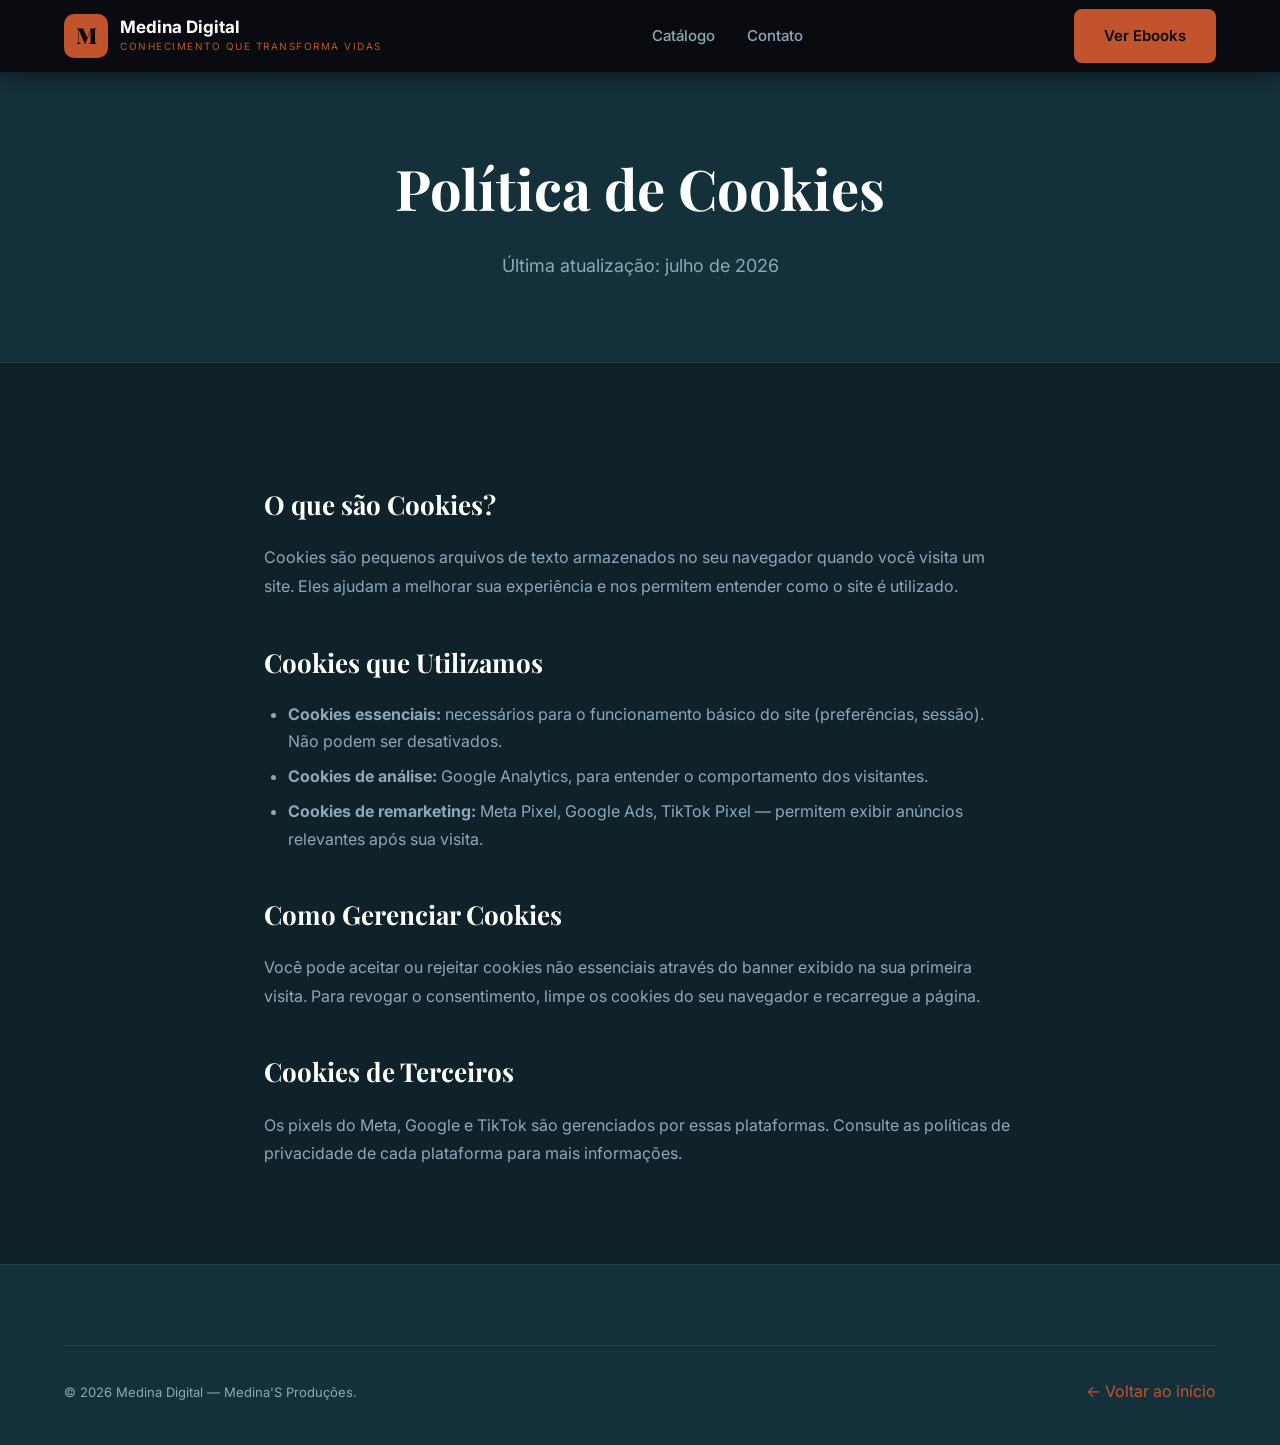
<file: pages/cookies.html>
<!DOCTYPE html>
<html lang="pt-BR">
<head>
  <meta charset="UTF-8"><meta name="viewport" content="width=device-width, initial-scale=1.0">
  <title>Política de Cookies — Medina Digital</title>
  <link rel="icon" type="image/svg+xml" href="../img/favicon.svg">
  <link rel="icon" type="image/png" href="../img/favicon.png">
  <link rel="apple-touch-icon" href="../img/apple-touch-icon.png">
  <link rel="stylesheet" href="../css/style.css">
  <link href="https://fonts.googleapis.com/css2?family=Playfair+Display:wght@700;900&family=Inter:wght@300;400;500;600&display=swap" rel="stylesheet">
</head>
<body>
<header class="header scrolled"><nav class="nav container"><a href="../index.html" class="logo"><span class="logo-icon">M</span><div><span class="logo-name">Medina Digital</span><span class="logo-tagline">Conhecimento que transforma vidas</span></div></a><ul class="nav-links"><li><a href="../index.html#catalogo">Catálogo</a></li><li><a href="contato.html">Contato</a></li></ul><div class="nav-actions"><a href="../index.html#catalogo" class="btn-primary">Ver Ebooks</a></div></nav></header>
<section class="page-hero"><div class="container"><h1>Política de Cookies</h1><p>Última atualização: julho de 2026</p></div></section>
<div class="page-content">
  <h2>O que são Cookies?</h2>
  <p>Cookies são pequenos arquivos de texto armazenados no seu navegador quando você visita um site. Eles ajudam a melhorar sua experiência e nos permitem entender como o site é utilizado.</p>
  <h2>Cookies que Utilizamos</h2>
  <ul>
    <li><strong>Cookies essenciais:</strong> necessários para o funcionamento básico do site (preferências, sessão). Não podem ser desativados.</li>
    <li><strong>Cookies de análise:</strong> Google Analytics, para entender o comportamento dos visitantes.</li>
    <li><strong>Cookies de remarketing:</strong> Meta Pixel, Google Ads, TikTok Pixel — permitem exibir anúncios relevantes após sua visita.</li>
  </ul>
  <h2>Como Gerenciar Cookies</h2>
  <p>Você pode aceitar ou rejeitar cookies não essenciais através do banner exibido na sua primeira visita. Para revogar o consentimento, limpe os cookies do seu navegador e recarregue a página.</p>
  <h2>Cookies de Terceiros</h2>
  <p>Os pixels do Meta, Google e TikTok são gerenciados por essas plataformas. Consulte as políticas de privacidade de cada plataforma para mais informações.</p>
</div>
<footer class="footer"><div class="container"><div class="footer-bottom"><p>© 2026 Medina Digital — Medina'S Produções.</p><a href="../index.html" style="color:var(--color-gold)">← Voltar ao início</a></div></div></footer>
</body>
</html>
</file>
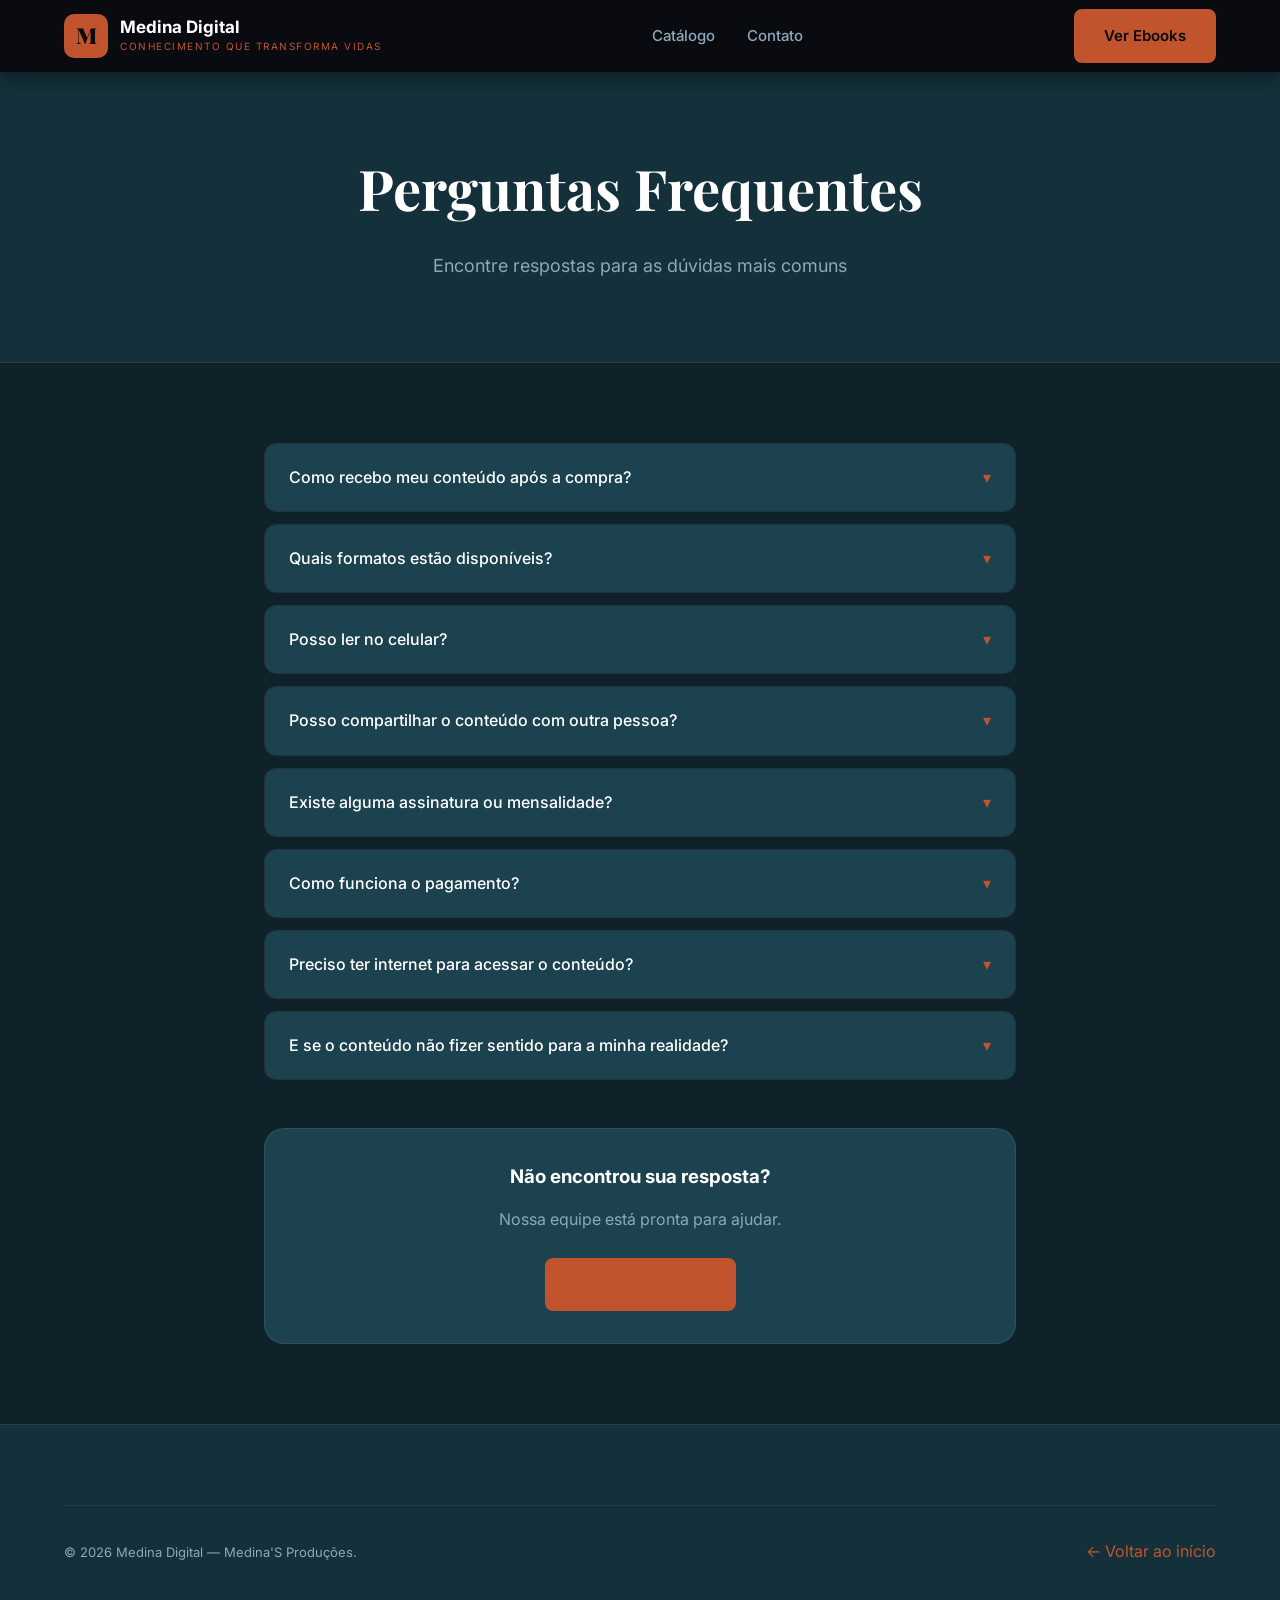
<file: pages/faq.html>
<!DOCTYPE html>
<html lang="pt-BR">
<head>
  <meta charset="UTF-8"><meta name="viewport" content="width=device-width, initial-scale=1.0">
  <title>Perguntas Frequentes — Medina Digital</title>
  <link rel="icon" type="image/svg+xml" href="../img/favicon.svg">
  <link rel="icon" type="image/png" href="../img/favicon.png">
  <link rel="apple-touch-icon" href="../img/apple-touch-icon.png">
  <link rel="stylesheet" href="../css/style.css">
  <link href="https://fonts.googleapis.com/css2?family=Playfair+Display:wght@700;900&family=Inter:wght@300;400;500;600&display=swap" rel="stylesheet">
  <style>
    .faq-item { border: 1px solid var(--color-border); border-radius: var(--radius); margin-bottom: 12px; overflow: hidden; }
    .faq-question { padding: 20px 24px; cursor: pointer; display: flex; justify-content: space-between; align-items: center; color: var(--color-white); font-weight: 500; background: var(--color-surface); transition: var(--transition); }
    .faq-question:hover { background: var(--color-bg3); }
    .faq-answer { padding: 0 24px; max-height: 0; overflow: hidden; transition: all 0.3s ease; color: var(--color-text-muted); }
    .faq-item.open .faq-answer { padding: 20px 24px; max-height: 300px; }
    .faq-item.open .faq-icon { transform: rotate(180deg); }
    .faq-icon { transition: transform 0.3s; color: var(--color-gold); }
  </style>
</head>
<body>
<header class="header scrolled"><nav class="nav container"><a href="../index.html" class="logo"><span class="logo-icon">M</span><div><span class="logo-name">Medina Digital</span><span class="logo-tagline">Conhecimento que transforma vidas</span></div></a><ul class="nav-links"><li><a href="../index.html#catalogo">Catálogo</a></li><li><a href="contato.html">Contato</a></li></ul><div class="nav-actions"><a href="../index.html#catalogo" class="btn-primary">Ver Ebooks</a></div></nav></header>
<section class="page-hero"><div class="container"><h1>Perguntas Frequentes</h1><p>Encontre respostas para as dúvidas mais comuns</p></div></section>
<div class="page-content">
  <div id="faqContainer"></div>
  <div style="text-align:center;margin-top:48px;padding:32px;background:var(--color-surface);border-radius:var(--radius-lg);border:1px solid var(--color-border)">
    <h3 style="color:var(--color-white);margin-bottom:12px">Não encontrou sua resposta?</h3>
    <p style="color:var(--color-text-muted);margin-bottom:24px">Nossa equipe está pronta para ajudar.</p>
    <a href="contato.html" class="btn-primary">Falar com suporte</a>
  </div>
</div>
<footer class="footer"><div class="container"><div class="footer-bottom"><p>© 2026 Medina Digital — Medina'S Produções.</p><a href="../index.html" style="color:var(--color-gold)">← Voltar ao início</a></div></div></footer>
<script>
const faqs = [
  { q: "Como recebo meu conteúdo após a compra?", a: "O acesso é imediato e automático. Após a confirmação do pagamento pela InfinitePay, você é redirecionado automaticamente para a página de download ou acesso ao produto — sem precisar aguardar e-mail nem intervenção manual." },
  { q: "Quais formatos estão disponíveis?", a: "Os guias são entregues em PDF, formato compatível com qualquer dispositivo: computador, celular, tablet ou leitor digital." },
  { q: "Posso ler no celular?", a: "Sim. Os arquivos funcionam em qualquer smartphone Android ou iPhone, em qualquer aplicativo de leitura de PDF." },
  { q: "Posso compartilhar o conteúdo com outra pessoa?", a: "Os guias são licenciados para uso pessoal. A distribuição ou compartilhamento não autorizado viola nossos termos e as leis de direitos autorais." },
  { q: "Existe alguma assinatura ou mensalidade?", a: "Não. Cada produto é adquirido uma única vez e o acesso é vitalício. Não há cobranças recorrentes." },
  { q: "Como funciona o pagamento?", a: "Os pagamentos são processados com segurança pela InfinitePay, plataforma regulamentada pelo Banco Central do Brasil. Aceitamos Pix (aprovação imediata e sem taxas) e cartão de crédito." },
  { q: "Preciso ter internet para acessar o conteúdo?", a: "Não. Após baixar o arquivo PDF, você pode ler offline a qualquer momento e em qualquer lugar." },
  { q: "E se o conteúdo não fizer sentido para a minha realidade?", a: "Entre em contato pelo nosso formulário de suporte em até 7 dias após a compra. É um direito garantido pelo Código de Defesa do Consumidor e solicitaremos o reembolso integral junto à InfinitePay." },
];

const container = document.getElementById("faqContainer");
faqs.forEach((faq, i) => {
  const item = document.createElement("div");
  item.className = "faq-item";
  item.innerHTML = `
    <div class="faq-question" onclick="toggleFaq(${i})">
      <span>${faq.q}</span>
      <span class="faq-icon">&#9662;</span>
    </div>
    <div class="faq-answer"><p>${faq.a}</p></div>
  `;
  container.appendChild(item);
});

function toggleFaq(i) {
  const items = document.querySelectorAll(".faq-item");
  items.forEach((item, idx) => {
    if (idx === i) item.classList.toggle("open");
    else item.classList.remove("open");
  });
}
</script>
</body>
</html>
</file>
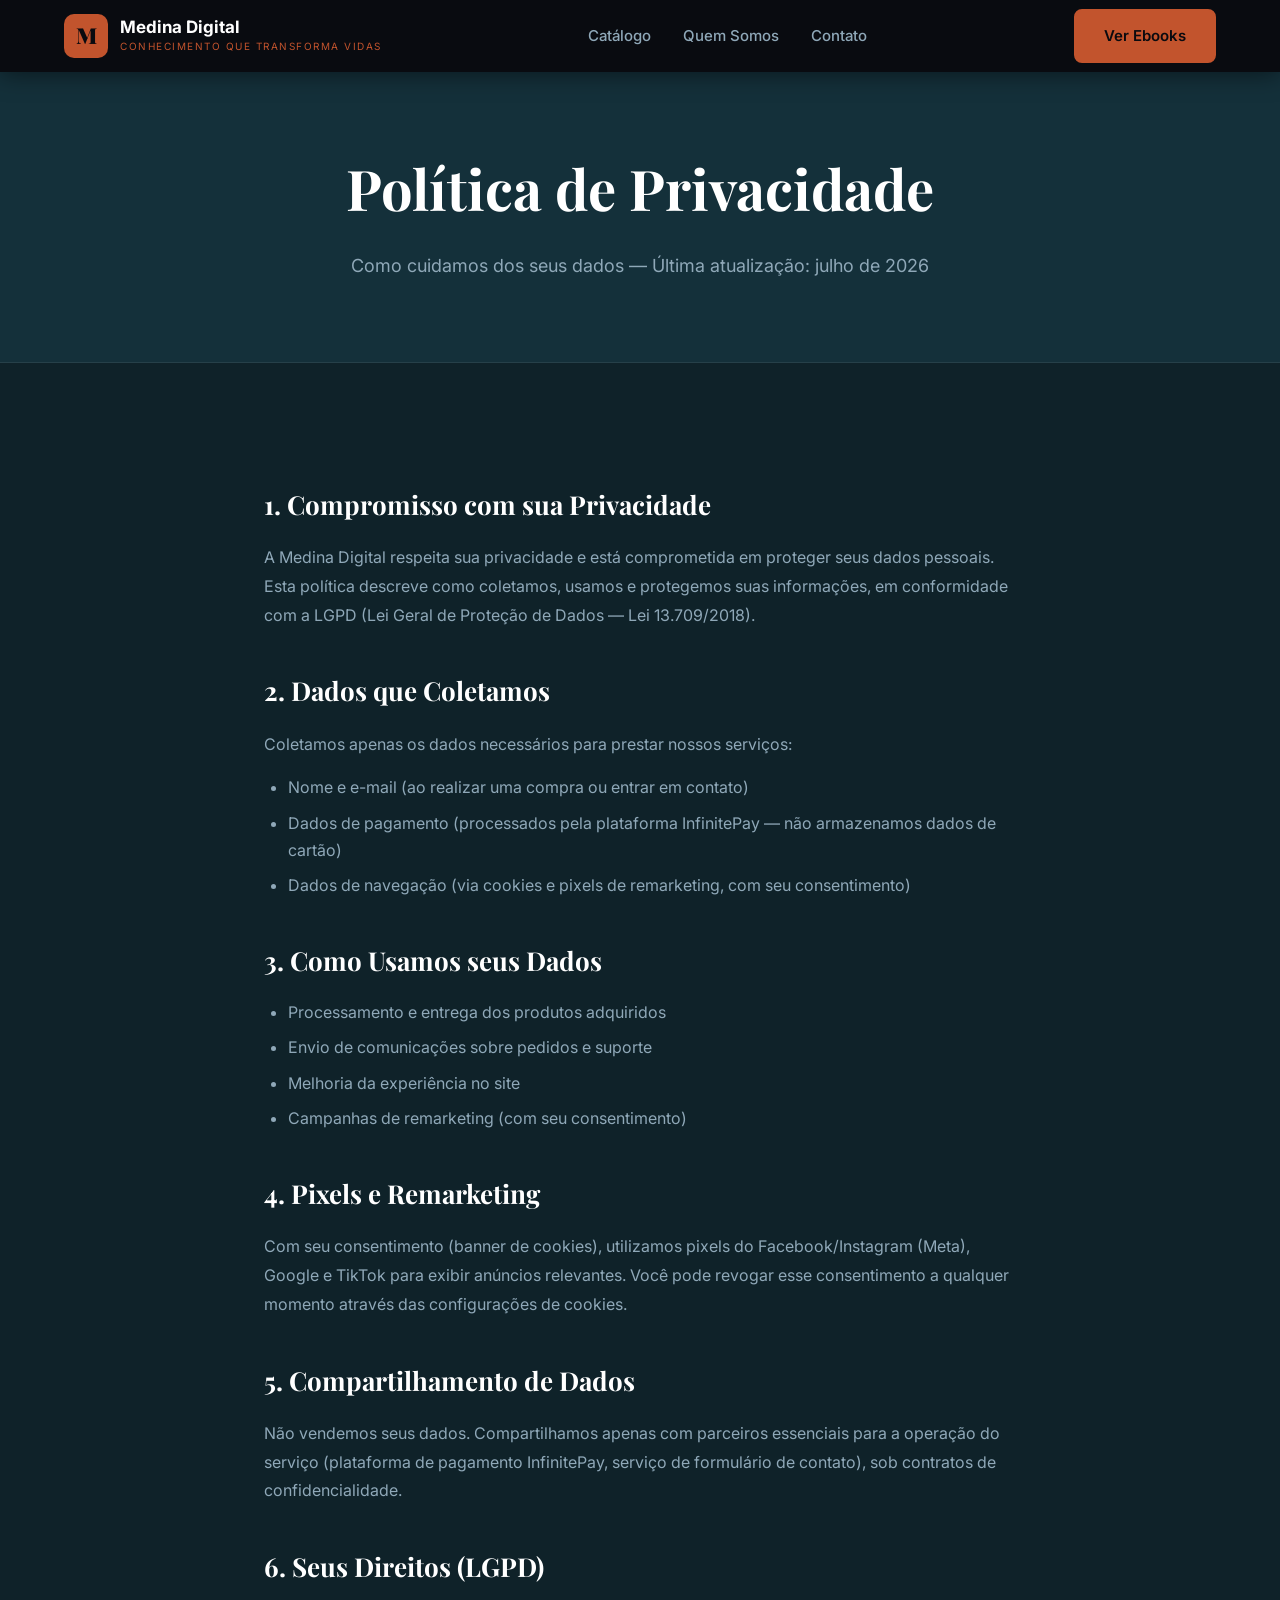
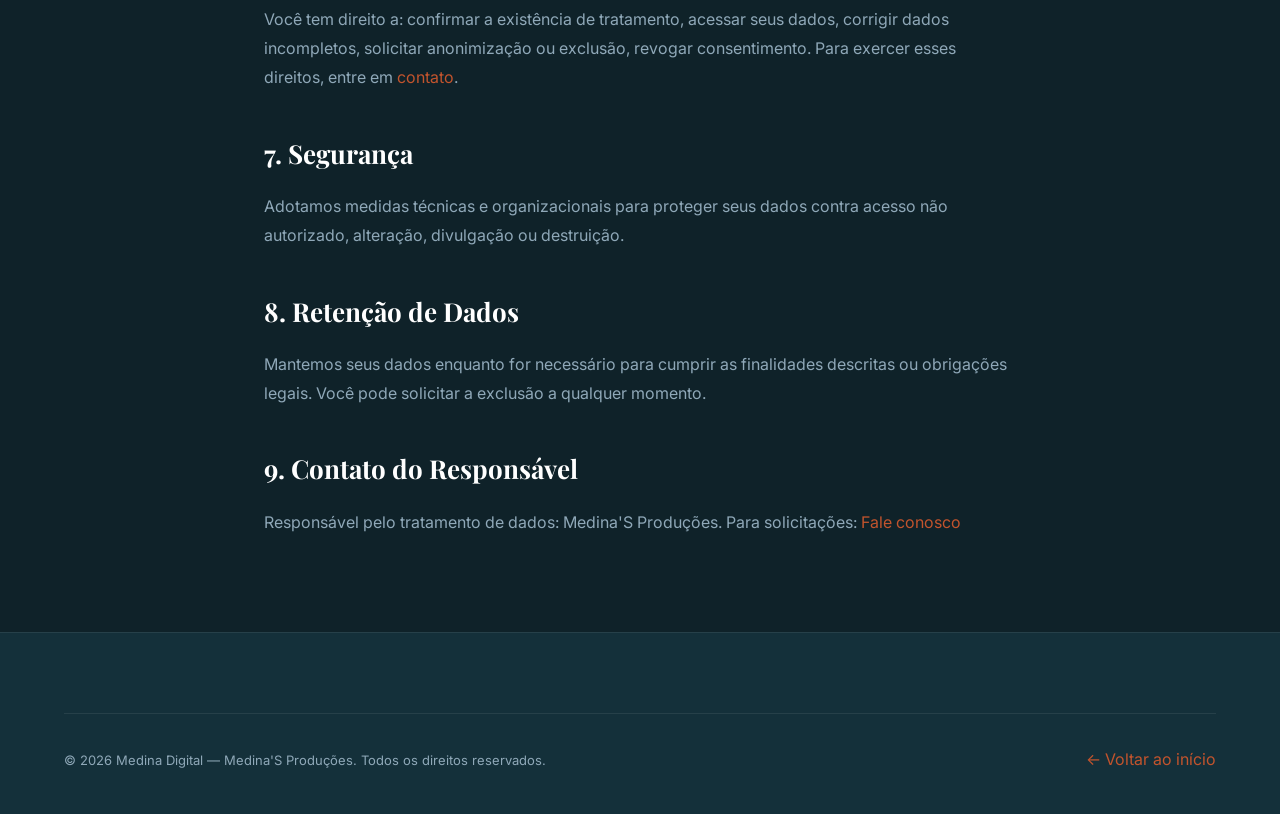
<file: pages/privacidade.html>
<!DOCTYPE html>
<html lang="pt-BR">
<head>
  <meta charset="UTF-8"><meta name="viewport" content="width=device-width, initial-scale=1.0">
  <title>Política de Privacidade — Medina Digital</title>
  <link rel="icon" type="image/svg+xml" href="../img/favicon.svg">
  <link rel="icon" type="image/png" href="../img/favicon.png">
  <link rel="apple-touch-icon" href="../img/apple-touch-icon.png">
  <link rel="stylesheet" href="../css/style.css">
  <link href="https://fonts.googleapis.com/css2?family=Playfair+Display:wght@700;900&family=Inter:wght@300;400;500;600&display=swap" rel="stylesheet">
</head>
<body>
<header class="header scrolled" id="header">
  <nav class="nav container">
    <a href="../index.html" class="logo"><span class="logo-icon">M</span><div><span class="logo-name">Medina Digital</span><span class="logo-tagline">Conhecimento que transforma vidas</span></div></a>
    <ul class="nav-links"><li><a href="../index.html#catalogo">Catálogo</a></li><li><a href="sobre.html">Quem Somos</a></li><li><a href="contato.html">Contato</a></li></ul>
    <div class="nav-actions"><a href="../index.html#catalogo" class="btn-primary">Ver Ebooks</a></div>
  </nav>
</header>
<section class="page-hero"><div class="container"><h1>Política de Privacidade</h1><p>Como cuidamos dos seus dados — Última atualização: julho de 2026</p></div></section>
<div class="page-content">
  <h2>1. Compromisso com sua Privacidade</h2>
  <p>A Medina Digital respeita sua privacidade e está comprometida em proteger seus dados pessoais. Esta política descreve como coletamos, usamos e protegemos suas informações, em conformidade com a LGPD (Lei Geral de Proteção de Dados — Lei 13.709/2018).</p>
  <h2>2. Dados que Coletamos</h2>
  <p>Coletamos apenas os dados necessários para prestar nossos serviços:</p>
  <ul>
    <li>Nome e e-mail (ao realizar uma compra ou entrar em contato)</li>
    <li>Dados de pagamento (processados pela plataforma InfinitePay — não armazenamos dados de cartão)</li>
    <li>Dados de navegação (via cookies e pixels de remarketing, com seu consentimento)</li>
  </ul>
  <h2>3. Como Usamos seus Dados</h2>
  <ul>
    <li>Processamento e entrega dos produtos adquiridos</li>
    <li>Envio de comunicações sobre pedidos e suporte</li>
    <li>Melhoria da experiência no site</li>
    <li>Campanhas de remarketing (com seu consentimento)</li>
  </ul>
  <h2>4. Pixels e Remarketing</h2>
  <p>Com seu consentimento (banner de cookies), utilizamos pixels do Facebook/Instagram (Meta), Google e TikTok para exibir anúncios relevantes. Você pode revogar esse consentimento a qualquer momento através das configurações de cookies.</p>
  <h2>5. Compartilhamento de Dados</h2>
  <p>Não vendemos seus dados. Compartilhamos apenas com parceiros essenciais para a operação do serviço (plataforma de pagamento InfinitePay, serviço de formulário de contato), sob contratos de confidencialidade.</p>
  <h2>6. Seus Direitos (LGPD)</h2>
  <p>Você tem direito a: confirmar a existência de tratamento, acessar seus dados, corrigir dados incompletos, solicitar anonimização ou exclusão, revogar consentimento. Para exercer esses direitos, entre em <a href="contato.html">contato</a>.</p>
  <h2>7. Segurança</h2>
  <p>Adotamos medidas técnicas e organizacionais para proteger seus dados contra acesso não autorizado, alteração, divulgação ou destruição.</p>
  <h2>8. Retenção de Dados</h2>
  <p>Mantemos seus dados enquanto for necessário para cumprir as finalidades descritas ou obrigações legais. Você pode solicitar a exclusão a qualquer momento.</p>
  <h2>9. Contato do Responsável</h2>
  <p>Responsável pelo tratamento de dados: Medina'S Produções. Para solicitações: <a href="contato.html">Fale conosco</a></p>
</div>
<footer class="footer"><div class="container"><div class="footer-bottom"><p>© 2026 Medina Digital — Medina'S Produções. Todos os direitos reservados.</p><a href="../index.html" style="color:var(--color-gold)">← Voltar ao início</a></div></div></footer>
</body>
</html>
</file>
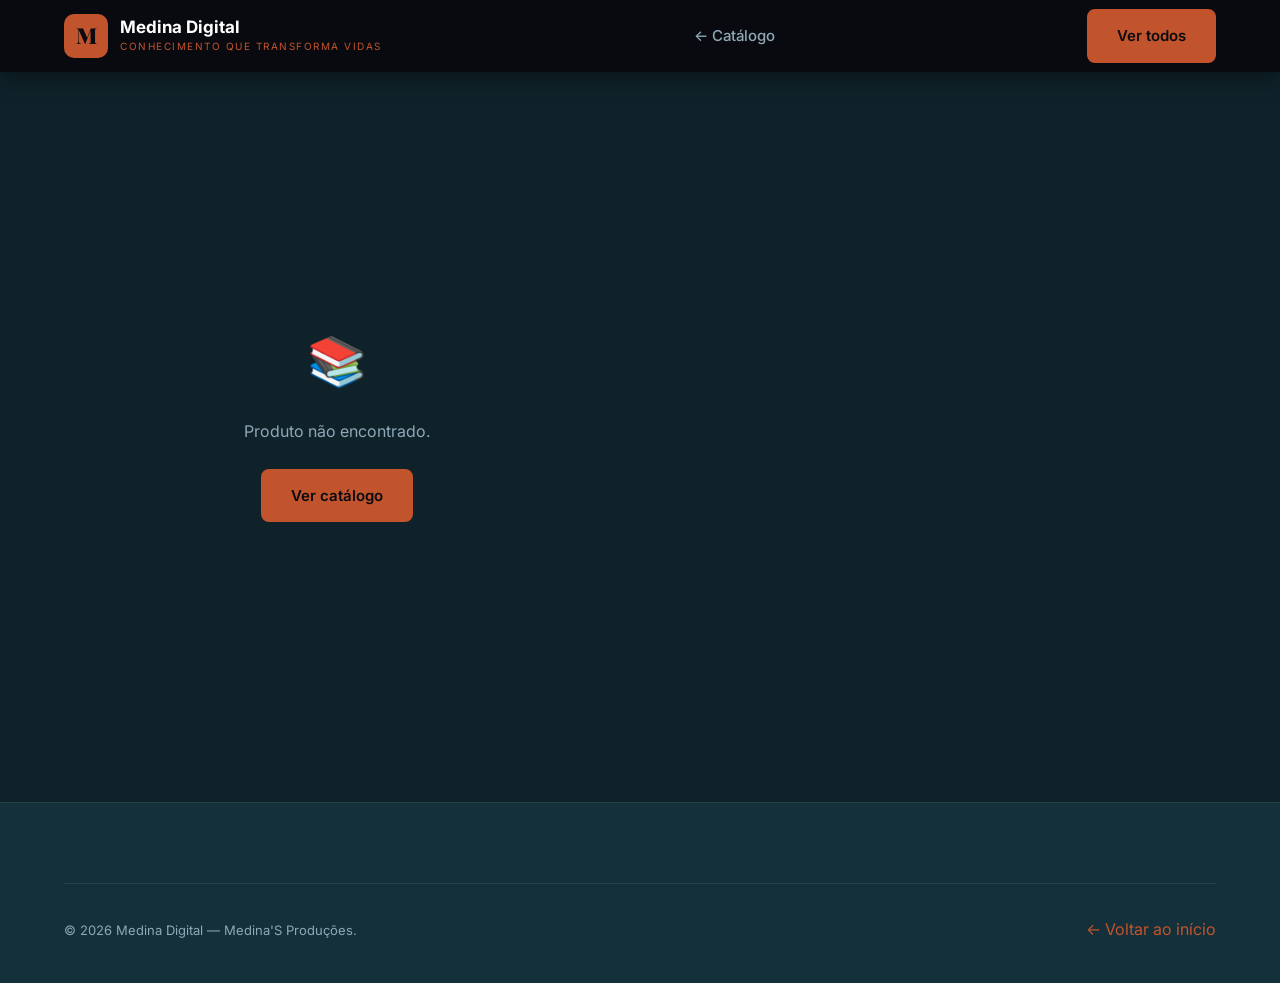
<file: pages/produto.html>
<!DOCTYPE html>
<html lang="pt-BR">
<head>
  <meta charset="UTF-8"><meta name="viewport" content="width=device-width, initial-scale=1.0">
  <title>Produto — Medina Digital</title>
  <link rel="icon" type="image/svg+xml" href="../img/favicon.svg">
  <link rel="icon" type="image/png" href="../img/favicon.png">
  <link rel="apple-touch-icon" href="../img/apple-touch-icon.png">
  <link rel="stylesheet" href="../css/style.css">
  <link href="https://fonts.googleapis.com/css2?family=Playfair+Display:wght@700;900&family=Inter:wght@300;400;500;600&display=swap" rel="stylesheet">
</head>
<body>
<header class="header scrolled"><nav class="nav container"><a href="../index.html" class="logo"><span class="logo-icon">M</span><div><span class="logo-name">Medina Digital</span><span class="logo-tagline">Conhecimento que transforma vidas</span></div></a><ul class="nav-links"><li><a href="../index.html#catalogo">← Catálogo</a></li></ul><div class="nav-actions"><a href="../index.html#catalogo" class="btn-primary">Ver todos</a></div></nav></header>

<div class="container">
  <div class="product-detail" id="productDetail">
    <div style="padding:200px 0;text-align:center;color:var(--color-text-muted)">Carregando...</div>
  </div>
</div>

<footer class="footer"><div class="container"><div class="footer-bottom"><p>© 2026 Medina Digital — Medina'S Produções.</p><a href="../index.html" style="color:var(--color-gold)">← Voltar ao início</a></div></div></footer>
<script src="../js/data.js"></script>
<script>
const params = new URLSearchParams(window.location.search);
const id = parseInt(params.get("id"));
const product = PRODUCTS.find(p => p.id === id);
const cat = product ? CATEGORIES.find(c => c.id === product.category) : null;

if (product) {
  document.title = product.title + " — Medina Digital";
  document.getElementById("productDetail").innerHTML = `
    <div class="product-detail-cover">
      <img src="${product.image}" alt="${product.title}">
    </div>
    <div class="product-detail-info">
      <div class="product-category">${cat ? cat.icon + " " + cat.name : ""}</div>
      <h1 class="product-title" style="font-family:var(--font-display);font-size:36px;color:var(--color-white);margin-bottom:16px">${product.title}</h1>
      <div style="display:flex;align-items:center;gap:16px;margin-bottom:24px">
        <span style="color:var(--color-gold);font-size:18px">★ ${product.rating}</span>
        <span style="color:var(--color-text-muted);font-size:14px">(${product.reviews} avaliações)</span>
        <span style="color:var(--color-text-muted);font-size:14px">• ${product.format}</span>
      </div>
      <p class="product-desc" style="font-size:17px;color:var(--color-text-muted);margin-bottom:32px;line-height:1.8">${product.description}</p>
      <ul class="product-features">
        ${(product.features || []).map(f => `<li>${f}</li>`).join("")}
      </ul>
      <div class="buy-box">
        <div style="display:flex;align-items:baseline;gap:12px;margin-bottom:20px">
          ${product.originalPrice ? `<span style="font-size:16px;color:var(--color-text-muted);text-decoration:line-through">R$ ${product.originalPrice.toFixed(2).replace(".",",")}</span>` : ""}
          <span class="price-current" style="font-size:40px;font-weight:700;color:var(--color-gold);font-family:var(--font-display)">R$ ${product.price.toFixed(2).replace(".",",")}</span>
        </div>
        <a href="${product.buyLink}" class="btn-primary" style="display:block;text-align:center;padding:18px;font-size:18px;margin-bottom:12px">
          Comprar agora
        </a>
        <p style="text-align:center;color:var(--color-text-muted);font-size:13px">
          Pagamento seguro via InfinitePay · Pix sem taxas ou cartão
        </p>
      </div>
    </div>
  `;
} else {
  document.getElementById("productDetail").innerHTML = `
    <div style="padding:200px 0;text-align:center">
      <p style="font-size:48px;margin-bottom:16px">📚</p>
      <p style="color:var(--color-text-muted)">Produto não encontrado.</p>
      <a href="../index.html#catalogo" class="btn-primary" style="margin-top:24px;display:inline-block">Ver catálogo</a>
    </div>
  `;
}
</script>
</body>
</html>
</file>
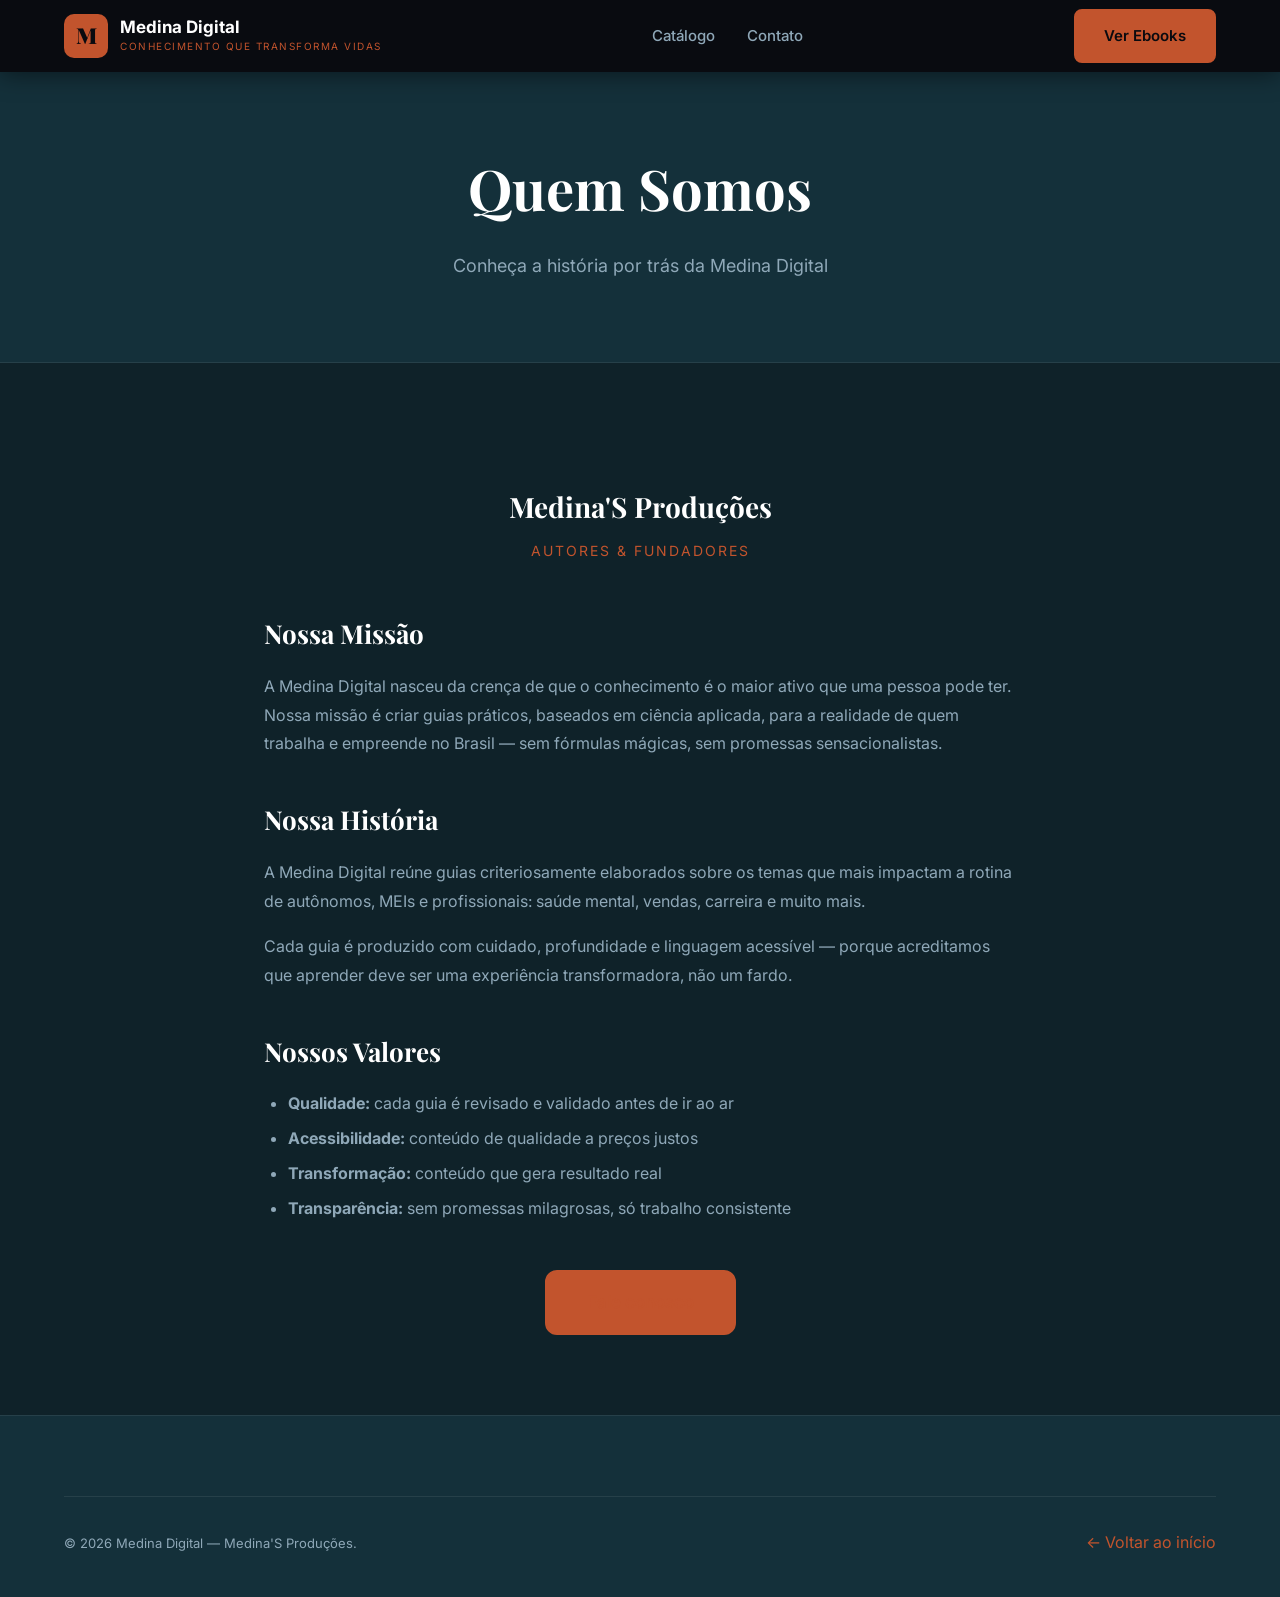
<file: pages/sobre.html>
<!DOCTYPE html>
<html lang="pt-BR">
<head>
  <meta charset="UTF-8"><meta name="viewport" content="width=device-width, initial-scale=1.0">
  <title>Quem Somos — Medina Digital</title>
  <link rel="icon" type="image/svg+xml" href="../img/favicon.svg">
  <link rel="icon" type="image/png" href="../img/favicon.png">
  <link rel="apple-touch-icon" href="../img/apple-touch-icon.png">
  <link rel="stylesheet" href="../css/style.css">
  <link href="https://fonts.googleapis.com/css2?family=Playfair+Display:wght@700;900&family=Inter:wght@300;400;500;600&display=swap" rel="stylesheet">
</head>
<body>
<header class="header scrolled"><nav class="nav container"><a href="../index.html" class="logo"><span class="logo-icon">M</span><div><span class="logo-name">Medina Digital</span><span class="logo-tagline">Conhecimento que transforma vidas</span></div></a><ul class="nav-links"><li><a href="../index.html#catalogo">Catálogo</a></li><li><a href="contato.html">Contato</a></li></ul><div class="nav-actions"><a href="../index.html#catalogo" class="btn-primary">Ver Ebooks</a></div></nav></header>
<section class="page-hero"><div class="container"><h1>Quem Somos</h1><p>Conheça a história por trás da Medina Digital</p></div></section>
<div class="page-content">
  <div style="text-align:center;margin-bottom:48px">
    <h2 style="color:var(--color-white);font-family:var(--font-display);font-size:28px;margin-bottom:8px">Medina'S Produções</h2>
    <p style="color:var(--color-gold);font-size:14px;letter-spacing:2px;text-transform:uppercase">Autores & Fundadores</p>
  </div>

  <h2>Nossa Missão</h2>
  <p>A Medina Digital nasceu da crença de que o conhecimento é o maior ativo que uma pessoa pode ter. Nossa missão é criar guias práticos, baseados em ciência aplicada, para a realidade de quem trabalha e empreende no Brasil — sem fórmulas mágicas, sem promessas sensacionalistas.</p>

  <h2>Nossa História</h2>
  <p>A Medina Digital reúne guias criteriosamente elaborados sobre os temas que mais impactam a rotina de autônomos, MEIs e profissionais: saúde mental, vendas, carreira e muito mais.</p>
  <p>Cada guia é produzido com cuidado, profundidade e linguagem acessível — porque acreditamos que aprender deve ser uma experiência transformadora, não um fardo.</p>

  <h2>Nossos Valores</h2>
  <ul>
    <li><strong>Qualidade:</strong> cada guia é revisado e validado antes de ir ao ar</li>
    <li><strong>Acessibilidade:</strong> conteúdo de qualidade a preços justos</li>
    <li><strong>Transformação:</strong> conteúdo que gera resultado real</li>
    <li><strong>Transparência:</strong> sem promessas milagrosas, só trabalho consistente</li>
  </ul>

  <div style="text-align:center;margin-top:48px">
    <a href="contato.html" class="btn-primary btn-lg">Fale conosco</a>
  </div>
</div>
<footer class="footer"><div class="container"><div class="footer-bottom"><p>© 2026 Medina Digital — Medina'S Produções.</p><a href="../index.html" style="color:var(--color-gold)">← Voltar ao início</a></div></div></footer>
</body>
</html>
</file>
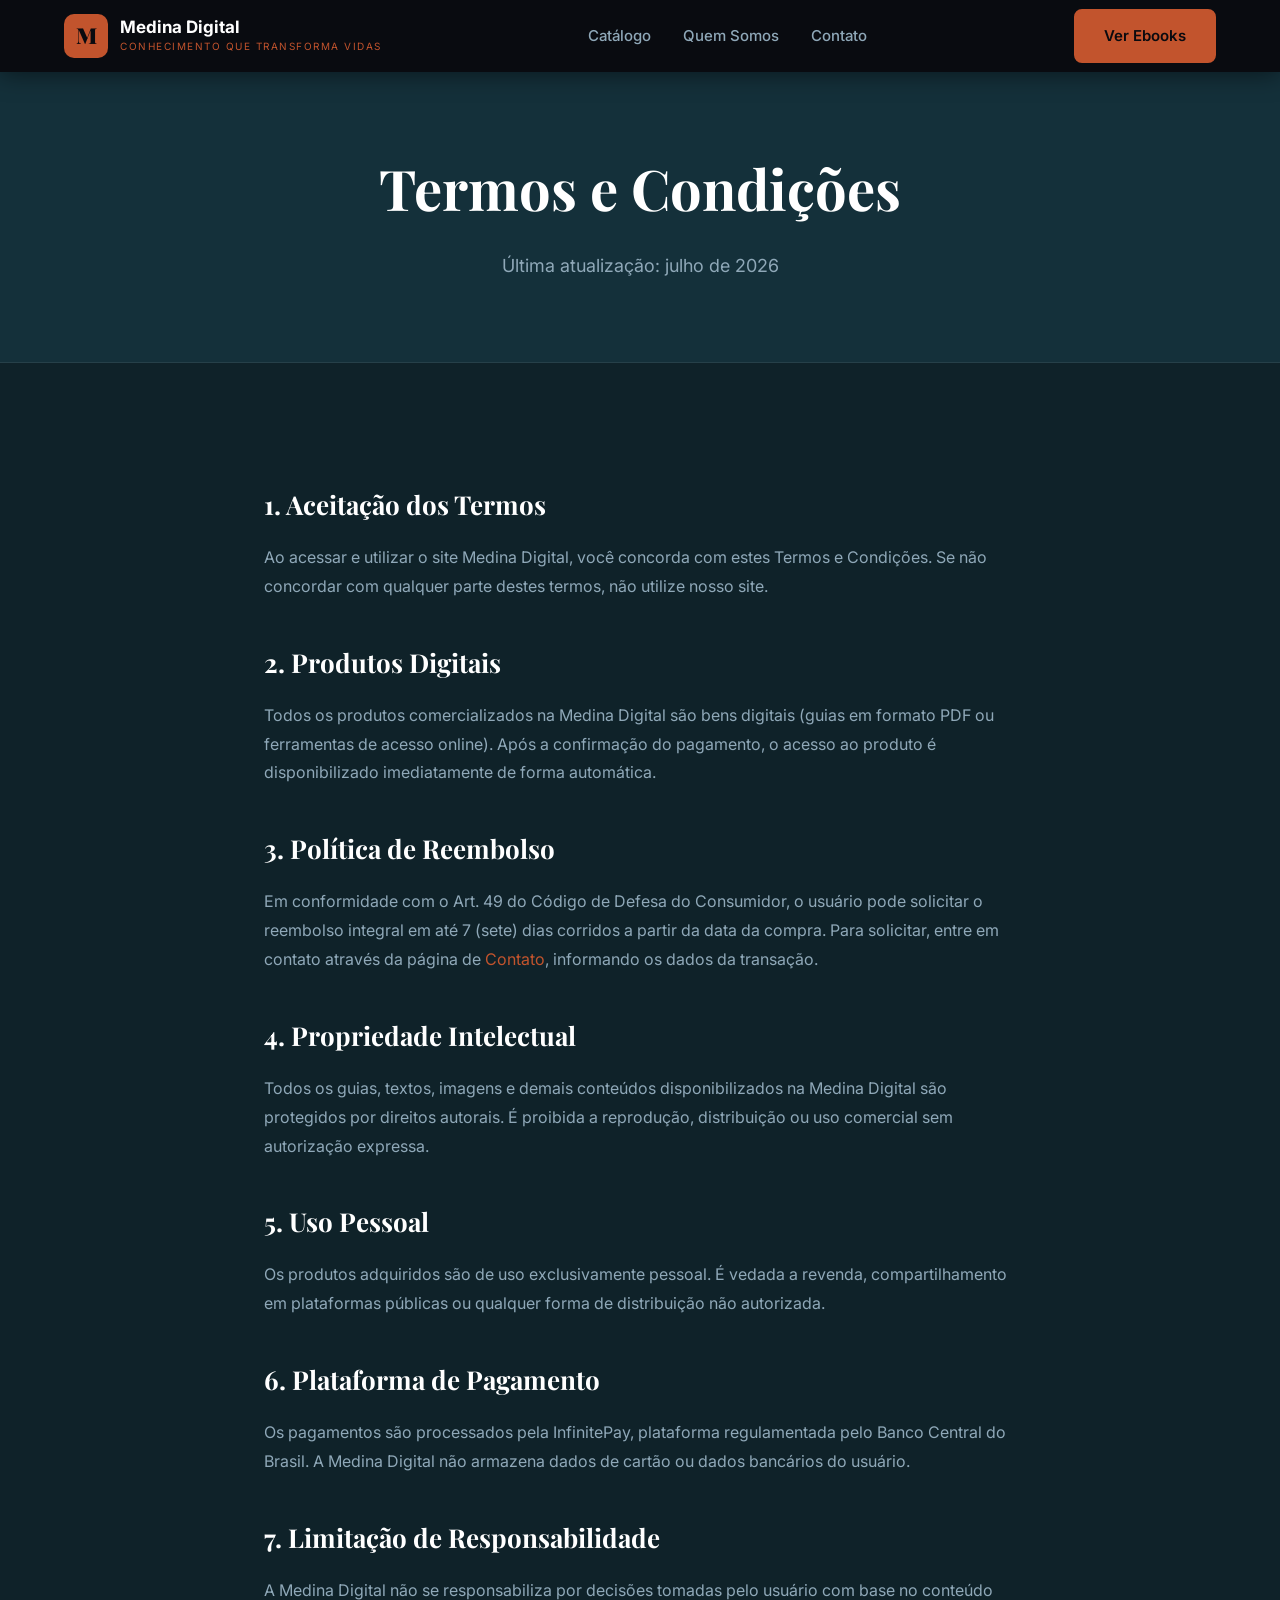
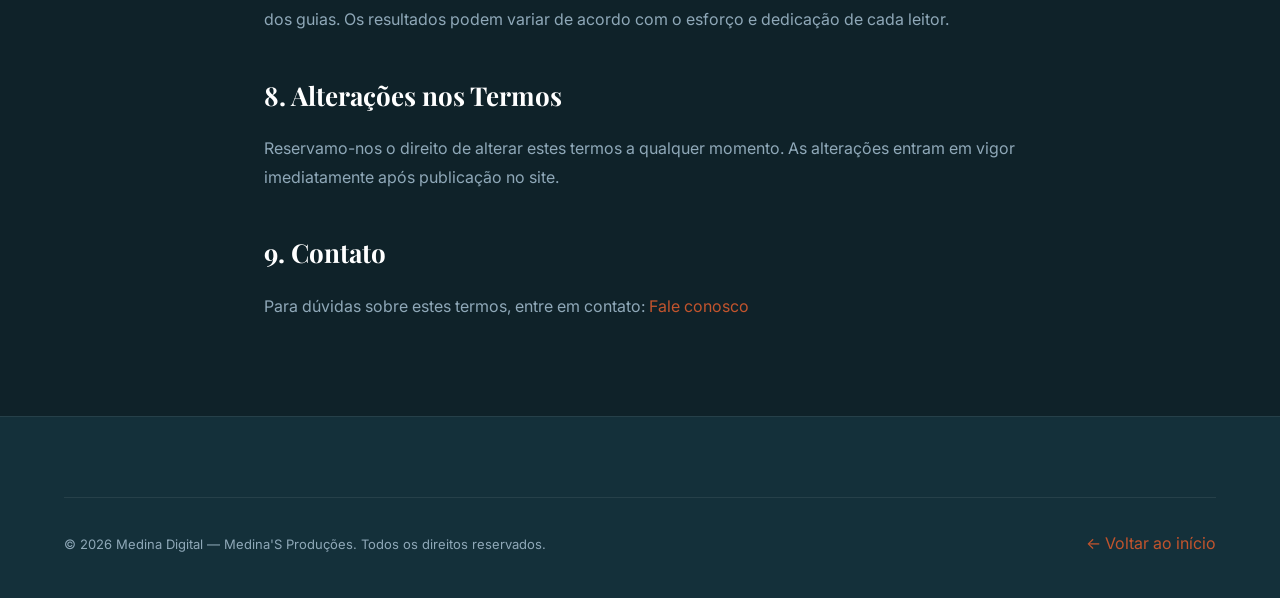
<file: pages/termos.html>
<!DOCTYPE html>
<html lang="pt-BR">
<head>
  <meta charset="UTF-8"><meta name="viewport" content="width=device-width, initial-scale=1.0">
  <title>Termos e Condições — Medina Digital</title>
  <link rel="icon" type="image/svg+xml" href="../img/favicon.svg">
  <link rel="icon" type="image/png" href="../img/favicon.png">
  <link rel="apple-touch-icon" href="../img/apple-touch-icon.png">
  <link rel="stylesheet" href="../css/style.css">
  <link href="https://fonts.googleapis.com/css2?family=Playfair+Display:wght@700;900&family=Inter:wght@300;400;500;600&display=swap" rel="stylesheet">
</head>
<body>
<header class="header scrolled" id="header">
  <nav class="nav container">
    <a href="../index.html" class="logo"><span class="logo-icon">M</span><div><span class="logo-name">Medina Digital</span><span class="logo-tagline">Conhecimento que transforma vidas</span></div></a>
    <ul class="nav-links"><li><a href="../index.html#catalogo">Catálogo</a></li><li><a href="sobre.html">Quem Somos</a></li><li><a href="contato.html">Contato</a></li></ul>
    <div class="nav-actions"><a href="../index.html#catalogo" class="btn-primary">Ver Ebooks</a></div>
  </nav>
</header>
<section class="page-hero"><div class="container"><h1>Termos e Condições</h1><p>Última atualização: julho de 2026</p></div></section>
<div class="page-content">
  <h2>1. Aceitação dos Termos</h2>
  <p>Ao acessar e utilizar o site Medina Digital, você concorda com estes Termos e Condições. Se não concordar com qualquer parte destes termos, não utilize nosso site.</p>
  <h2>2. Produtos Digitais</h2>
  <p>Todos os produtos comercializados na Medina Digital são bens digitais (guias em formato PDF ou ferramentas de acesso online). Após a confirmação do pagamento, o acesso ao produto é disponibilizado imediatamente de forma automática.</p>
  <h2>3. Política de Reembolso</h2>
  <p>Em conformidade com o Art. 49 do Código de Defesa do Consumidor, o usuário pode solicitar o reembolso integral em até 7 (sete) dias corridos a partir da data da compra. Para solicitar, entre em contato através da página de <a href="contato.html">Contato</a>, informando os dados da transação.</p>
  <h2>4. Propriedade Intelectual</h2>
  <p>Todos os guias, textos, imagens e demais conteúdos disponibilizados na Medina Digital são protegidos por direitos autorais. É proibida a reprodução, distribuição ou uso comercial sem autorização expressa.</p>
  <h2>5. Uso Pessoal</h2>
  <p>Os produtos adquiridos são de uso exclusivamente pessoal. É vedada a revenda, compartilhamento em plataformas públicas ou qualquer forma de distribuição não autorizada.</p>
  <h2>6. Plataforma de Pagamento</h2>
  <p>Os pagamentos são processados pela InfinitePay, plataforma regulamentada pelo Banco Central do Brasil. A Medina Digital não armazena dados de cartão ou dados bancários do usuário.</p>
  <h2>7. Limitação de Responsabilidade</h2>
  <p>A Medina Digital não se responsabiliza por decisões tomadas pelo usuário com base no conteúdo dos guias. Os resultados podem variar de acordo com o esforço e dedicação de cada leitor.</p>
  <h2>8. Alterações nos Termos</h2>
  <p>Reservamo-nos o direito de alterar estes termos a qualquer momento. As alterações entram em vigor imediatamente após publicação no site.</p>
  <h2>9. Contato</h2>
  <p>Para dúvidas sobre estes termos, entre em contato: <a href="contato.html">Fale conosco</a></p>
</div>
<footer class="footer"><div class="container"><div class="footer-bottom"><p>© 2026 Medina Digital — Medina'S Produções. Todos os direitos reservados.</p><a href="../index.html" style="color:var(--color-gold)">← Voltar ao início</a></div></div></footer>
<script>document.getElementById("header").classList.add("scrolled");</script>
</body>
</html>
</file>
<file: css/style.css>
﻿/* =============================================
   MEDINA DIGITAL â€” CSS COMPLETO
   Para editar: procure os comentÃ¡rios /* EDITAR
   ============================================= */

/* Cores da marca Medina'S ProduÃ§Ãµes */
:root {
  --color-bg: #0F2229;
  --color-bg2: #14303A;
  --color-bg3: #1A3B47;
  --color-surface: #1C424F;
  --color-border: rgba(255,255,255,0.08);
  --color-gold: #C2542D;
  --color-gold-light: #D97347;
  --color-white: #ffffff;
  --color-text: #E5EDF0;
  --color-text-muted: #8FA8B8;
  --color-primary: #C2542D;
  --color-primary-hover: #D97347;
  --color-danger: #ef4444;
  --color-success: #22c55e;
  --font-display: 'Playfair Display', Georgia, serif;
  --font-body: 'Inter', system-ui, sans-serif;
  --radius: 12px;
  --radius-sm: 8px;
  --radius-lg: 20px;
  --transition: 0.3s ease;
  --shadow: 0 4px 24px rgba(0,0,0,0.4);
  --shadow-lg: 0 8px 48px rgba(0,0,0,0.6);
  --max-width: 1200px;
}

*, *::before, *::after { box-sizing: border-box; margin: 0; padding: 0; }

html { scroll-behavior: smooth; }

body {
  background: var(--color-bg);
  color: var(--color-text);
  font-family: var(--font-body);
  font-size: 16px;
  line-height: 1.7;
  overflow-x: hidden;
}

img { max-width: 100%; display: block; }
a { text-decoration: none; color: inherit; transition: var(--transition); }
button { cursor: pointer; font-family: var(--font-body); border: none; background: none; }
input, textarea, select { font-family: var(--font-body); }

.container {
  max-width: var(--max-width);
  margin: 0 auto;
  padding: 0 24px;
}

/* =============================================
   BOTÃ•ES
   ============================================= */
.btn-primary {
  background: var(--color-gold);
  color: #0a0a0f;
  padding: 12px 28px;
  border-radius: var(--radius-sm);
  font-weight: 600;
  font-size: 15px;
  display: inline-block;
  transition: var(--transition);
  border: 2px solid var(--color-gold);
}
.btn-primary:hover { background: var(--color-gold-light); border-color: var(--color-gold-light); transform: translateY(-2px); }
.btn-primary.btn-lg { padding: 16px 40px; font-size: 17px; border-radius: var(--radius); }

.btn-ghost {
  background: transparent;
  color: var(--color-white);
  padding: 12px 28px;
  border-radius: var(--radius-sm);
  font-weight: 500;
  border: 2px solid rgba(255,255,255,0.3);
  display: inline-block;
  transition: var(--transition);
}
.btn-ghost:hover { border-color: var(--color-gold); color: var(--color-gold); }
.btn-ghost.btn-lg { padding: 16px 40px; font-size: 17px; border-radius: var(--radius); }

.btn-outline {
  background: transparent;
  color: var(--color-gold);
  padding: 14px 40px;
  border-radius: var(--radius);
  font-weight: 600;
  border: 2px solid var(--color-gold);
  transition: var(--transition);
}
.btn-outline:hover { background: var(--color-gold); color: #0a0a0f; }

/* =============================================
   HEADER / NAV
   ============================================= */
.header {
  position: fixed;
  top: 0; left: 0; right: 0;
  z-index: 1000;
  background: transparent;
  transition: background var(--transition), box-shadow var(--transition);
  padding: 0;
}
.header.scrolled {
  background: rgba(10,10,15,0.96);
  backdrop-filter: blur(12px);
  box-shadow: 0 2px 24px rgba(0,0,0,0.5);
}
.nav {
  display: flex;
  align-items: center;
  justify-content: space-between;
  height: 72px;
  gap: 32px;
}
.logo {
  display: flex;
  align-items: center;
  gap: 12px;
  flex-shrink: 0;
}
.logo-icon {
  width: 44px; height: 44px;
  background: var(--color-gold);
  color: #0a0a0f;
  border-radius: 10px;
  display: flex; align-items: center; justify-content: center;
  font-family: var(--font-display);
  font-size: 22px;
  font-weight: 900;
}
.logo-name { display: block; font-weight: 700; font-size: 17px; color: var(--color-white); line-height: 1.2; }
.logo-tagline { display: block; font-size: 10px; color: var(--color-gold); letter-spacing: 1.5px; text-transform: uppercase; }

.nav-links {
  display: flex;
  list-style: none;
  gap: 32px;
}
.nav-links a {
  font-size: 15px;
  color: var(--color-text-muted);
  font-weight: 500;
}
.nav-links a:hover { color: var(--color-white); }

.nav-actions { display: flex; align-items: center; gap: 16px; }
.menu-toggle { display: none; color: white; font-size: 22px; background: none; }

.mobile-menu {
  display: none;
  flex-direction: column;
  background: rgba(10,10,15,0.98);
  padding: 24px;
  gap: 16px;
  border-top: 1px solid var(--color-border);
}
.mobile-menu.open { display: flex; }
.mobile-menu a { font-size: 18px; color: var(--color-text); padding: 8px 0; border-bottom: 1px solid var(--color-border); }

/* =============================================
   HERO
   ============================================= */
.hero {
  position: relative;
  min-height: 100vh;
  display: flex;
  align-items: center;
  overflow: hidden;
}
.hero-bg {
  position: absolute;
  inset: 0;
}
.hero-img {
  width: 100%; height: 100%;
  object-fit: cover;
  object-position: center top;
}
.hero-overlay {
  position: absolute;
  inset: 0;
  background: linear-gradient(135deg, rgba(10,10,15,0.92) 0%, rgba(10,10,15,0.7) 60%, rgba(10,10,15,0.4) 100%);
}
.hero-content {
  position: relative;
  z-index: 2;
  padding-top: 100px;
  max-width: 720px;
}
.hero-eyebrow {
  font-size: 13px;
  letter-spacing: 3px;
  text-transform: uppercase;
  color: var(--color-gold);
  font-weight: 600;
  margin-bottom: 20px;
}
.hero-title {
  font-family: var(--font-display);
  font-size: clamp(42px, 6vw, 78px);
  font-weight: 900;
  line-height: 1.1;
  color: var(--color-white);
  margin-bottom: 24px;
}
.hero-accent { color: var(--color-gold); }
.hero-subtitle {
  font-size: 19px;
  color: var(--color-text-muted);
  margin-bottom: 40px;
  max-width: 560px;
  line-height: 1.7;
}
.hero-actions { display: flex; gap: 16px; flex-wrap: wrap; margin-bottom: 60px; }

.hero-stats { display: flex; align-items: center; gap: 32px; }
.stat { text-align: center; }
.stat-num { display: block; font-family: var(--font-display); font-size: 32px; font-weight: 700; color: var(--color-gold); }
.stat-label { font-size: 12px; color: var(--color-text-muted); text-transform: uppercase; letter-spacing: 1px; }
.stat-divider { width: 1px; height: 40px; background: var(--color-border); }

.hero-scroll {
  position: absolute;
  bottom: 40px;
  left: 50%;
  transform: translateX(-50%);
  text-align: center;
  color: var(--color-text-muted);
  font-size: 12px;
  letter-spacing: 2px;
  text-transform: uppercase;
  z-index: 2;
}
.scroll-arrow { font-size: 20px; margin-top: 8px; animation: bounce 2s infinite; }
@keyframes bounce { 0%,100%{transform:translateY(0)} 50%{transform:translateY(8px)} }

/* =============================================
   SEÃ‡Ã•ES
   ============================================= */
.section { padding: 100px 0; }
.section-dark { background: var(--color-bg2); }

.section-header { text-align: center; margin-bottom: 60px; }
.section-eyebrow {
  font-size: 12px;
  letter-spacing: 3px;
  text-transform: uppercase;
  color: var(--color-gold);
  font-weight: 600;
  margin-bottom: 12px;
}
.section-title {
  font-family: var(--font-display);
  font-size: clamp(28px, 4vw, 44px);
  font-weight: 700;
  color: var(--color-white);
}

/* =============================================
   CATEGORIAS
   ============================================= */
.categories-grid {
  display: grid;
  grid-template-columns: repeat(auto-fill, minmax(180px, 1fr));
  gap: 16px;
}
.category-card {
  background: var(--color-surface);
  border: 1px solid var(--color-border);
  border-radius: var(--radius);
  padding: 28px 20px;
  text-align: center;
  cursor: pointer;
  transition: var(--transition);
}
.category-card:hover { border-color: var(--color-gold); transform: translateY(-4px); background: var(--color-bg3); }
.category-card.active { border-color: var(--color-gold); background: rgba(194,84,45,0.1); }
.category-icon { font-size: 36px; margin-bottom: 12px; }
.category-name { font-weight: 600; color: var(--color-white); font-size: 14px; }
.category-count { font-size: 12px; color: var(--color-text-muted); margin-top: 4px; }

/* =============================================
   FILTROS
   ============================================= */
.filters {
  display: flex;
  gap: 10px;
  flex-wrap: wrap;
  margin-bottom: 40px;
  justify-content: center;
}
.filter-btn {
  padding: 8px 20px;
  border-radius: 100px;
  font-size: 14px;
  font-weight: 500;
  color: var(--color-text-muted);
  border: 1px solid var(--color-border);
  background: transparent;
  transition: var(--transition);
}
.filter-btn:hover, .filter-btn.active {
  background: var(--color-gold);
  color: #0a0a0f;
  border-color: var(--color-gold);
}

/* =============================================
   PRODUTOS
   ============================================= */
.products-grid {
  display: grid;
  grid-template-columns: repeat(auto-fill, minmax(280px, 1fr));
  gap: 28px;
  margin-bottom: 48px;
}
.product-card {
  background: var(--color-surface);
  border: 1px solid var(--color-border);
  border-radius: var(--radius-lg);
  overflow: hidden;
  transition: var(--transition);
  position: relative;
}
.product-card:hover { transform: translateY(-6px); box-shadow: var(--shadow-lg); border-color: rgba(194,84,45,0.3); }

.product-badge {
  position: absolute;
  top: 16px; left: 16px;
  background: var(--color-gold);
  color: #0a0a0f;
  font-size: 11px;
  font-weight: 700;
  padding: 4px 10px;
  border-radius: 100px;
  text-transform: uppercase;
  letter-spacing: 0.5px;
  z-index: 2;
}
.product-badge.badge-new { background: var(--color-success); color: white; }
.product-badge.badge-sale { background: var(--color-danger); color: white; }

.product-cover {
  position: relative;
  height: 220px;
  overflow: hidden;
}
.product-cover img { width: 100%; height: 100%; object-fit: cover; transition: transform 0.5s ease; }
.product-card:hover .product-cover img { transform: scale(1.05); }

/* Ebook 3D mockup para quando nÃ£o hÃ¡ imagem */
.ebook-mockup {
  width: 100%; height: 220px;
  display: flex;
  align-items: center;
  justify-content: center;
  font-size: 80px;
}

.product-info { padding: 20px; }
.product-category {
  font-size: 11px;
  text-transform: uppercase;
  letter-spacing: 2px;
  color: var(--color-gold);
  font-weight: 600;
  margin-bottom: 8px;
}
.product-title {
  font-family: var(--font-display);
  font-size: 18px;
  font-weight: 700;
  color: var(--color-white);
  margin-bottom: 8px;
  line-height: 1.3;
}
.product-desc {
  font-size: 13px;
  color: var(--color-text-muted);
  margin-bottom: 16px;
  line-height: 1.6;
  display: -webkit-box;
  -webkit-line-clamp: 2;
  -webkit-box-orient: vertical;
  overflow: hidden;
}
.product-meta { display: flex; align-items: center; justify-content: space-between; }
.product-price { display: flex; flex-direction: column; }
.price-original { font-size: 12px; color: var(--color-text-muted); text-decoration: line-through; }
.price-current { font-size: 22px; font-weight: 700; color: var(--color-gold); font-family: var(--font-display); }
.product-rating { display: flex; align-items: center; gap: 4px; font-size: 13px; color: var(--color-gold); }

.product-actions {
  padding: 0 20px 20px;
  display: flex;
  gap: 10px;
}
.product-actions .btn-primary { flex: 1; text-align: center; padding: 12px; font-size: 14px; }
.btn-detail {
  padding: 12px 16px;
  border: 1px solid var(--color-border);
  border-radius: var(--radius-sm);
  color: var(--color-text-muted);
  font-size: 14px;
  transition: var(--transition);
  background: transparent;
}
.btn-detail:hover { border-color: var(--color-gold); color: var(--color-gold); }

.load-more-wrap { text-align: center; }

/* =============================================
   DEPOIMENTOS
   ============================================= */
.testimonials-grid {
  display: grid;
  grid-template-columns: repeat(auto-fill, minmax(300px, 1fr));
  gap: 24px;
}
.testimonial-card {
  background: var(--color-surface);
  border: 1px solid var(--color-border);
  border-radius: var(--radius-lg);
  padding: 32px;
  transition: var(--transition);
}
.testimonial-card:hover { border-color: rgba(194,84,45,0.3); transform: translateY(-4px); }
.testimonial-featured {
  border-color: rgba(194,84,45,0.4);
  background: rgba(194,84,45,0.05);
}
.stars { color: var(--color-gold); font-size: 18px; margin-bottom: 16px; }
.testimonial-card p { color: var(--color-text-muted); font-style: italic; margin-bottom: 24px; line-height: 1.7; }
.testimonial-author { display: flex; align-items: center; gap: 12px; }
.testimonial-author img { width: 48px; height: 48px; border-radius: 50%; object-fit: cover; border: 2px solid var(--color-gold); }
.testimonial-author strong { display: block; color: var(--color-white); font-size: 15px; }
.testimonial-author span { font-size: 12px; color: var(--color-text-muted); }

/* =============================================
   CTA BANNER
   ============================================= */
.cta-banner {
  background: linear-gradient(135deg, var(--color-bg3) 0%, rgba(194,84,45,0.1) 100%);
  border-top: 1px solid rgba(194,84,45,0.2);
  border-bottom: 1px solid rgba(194,84,45,0.2);
  padding: 80px 0;
  text-align: center;
}
.cta-banner h2 {
  font-family: var(--font-display);
  font-size: clamp(28px, 4vw, 44px);
  color: var(--color-white);
  margin-bottom: 16px;
}
.cta-banner p { color: var(--color-text-muted); font-size: 18px; margin-bottom: 40px; }

/* =============================================
   NEWSLETTER
   ============================================= */
.newsletter-section { background: var(--color-bg); }
.newsletter-box {
  background: var(--color-surface);
  border: 1px solid var(--color-border);
  border-radius: var(--radius-lg);
  padding: 48px;
  display: flex;
  align-items: center;
  justify-content: space-between;
  gap: 40px;
  flex-wrap: wrap;
}
.newsletter-text h3 {
  font-family: var(--font-display);
  font-size: 26px;
  color: var(--color-white);
  margin-bottom: 8px;
}
.newsletter-text p { color: var(--color-text-muted); }
.newsletter-form { display: flex; gap: 12px; flex: 1; min-width: 280px; }
.newsletter-form input {
  flex: 1;
  padding: 14px 20px;
  background: var(--color-bg);
  border: 1px solid var(--color-border);
  border-radius: var(--radius-sm);
  color: var(--color-white);
  font-size: 15px;
  outline: none;
  transition: var(--transition);
}
.newsletter-form input:focus { border-color: var(--color-gold); }
.newsletter-form input::placeholder { color: var(--color-text-muted); }

/* =============================================
   FOOTER
   ============================================= */
.footer {
  background: var(--color-bg2);
  border-top: 1px solid var(--color-border);
  padding: 80px 0 40px;
}
.footer-grid {
  display: grid;
  grid-template-columns: 2fr 1fr 1fr 1fr;
  gap: 48px;
  margin-bottom: 60px;
}
.footer-brand .logo { margin-bottom: 16px; }
.footer-brand p { color: var(--color-text-muted); font-size: 14px; line-height: 1.7; margin-bottom: 24px; }
.social-links { display: flex; gap: 12px; }
.social-links a {
  width: 40px; height: 40px;
  background: var(--color-surface);
  border: 1px solid var(--color-border);
  border-radius: 10px;
  display: flex; align-items: center; justify-content: center;
  font-size: 18px;
  transition: var(--transition);
}
.social-links a:hover { border-color: var(--color-gold); background: rgba(194,84,45,0.1); }

.footer-col h4 {
  font-size: 14px;
  font-weight: 700;
  color: var(--color-white);
  text-transform: uppercase;
  letter-spacing: 1px;
  margin-bottom: 20px;
}
.footer-col a {
  display: block;
  color: var(--color-text-muted);
  font-size: 14px;
  margin-bottom: 10px;
  transition: var(--transition);
}
.footer-col a:hover { color: var(--color-gold); padding-left: 4px; }

.footer-bottom {
  border-top: 1px solid var(--color-border);
  padding-top: 32px;
  display: flex;
  justify-content: space-between;
  align-items: center;
  flex-wrap: wrap;
  gap: 16px;
}
.footer-bottom p { font-size: 13px; color: var(--color-text-muted); }

/* =============================================
   COOKIE BANNER
   ============================================= */
.cookie-banner {
  position: fixed;
  bottom: 0; left: 0; right: 0;
  background: var(--color-surface);
  border-top: 1px solid rgba(194,84,45,0.3);
  padding: 20px 24px;
  z-index: 9999;
  display: none;
  backdrop-filter: blur(10px);
}
.cookie-banner.show { display: block; }
.cookie-content {
  max-width: var(--max-width);
  margin: 0 auto;
  display: flex;
  align-items: center;
  justify-content: space-between;
  gap: 24px;
  flex-wrap: wrap;
}
.cookie-content span { font-size: 14px; color: var(--color-text-muted); }
.cookie-content a { color: var(--color-gold); }
.cookie-buttons { display: flex; gap: 10px; }
.btn-cookie-accept { background: var(--color-gold); color: #0a0a0f; padding: 10px 24px; border-radius: var(--radius-sm); font-weight: 600; font-size: 14px; }
.btn-cookie-reject { background: transparent; color: var(--color-text-muted); padding: 10px 24px; border-radius: var(--radius-sm); font-size: 14px; border: 1px solid var(--color-border); }

/* =============================================
   EXIT POPUP
   ============================================= */
.popup-overlay {
  position: fixed;
  inset: 0;
  background: rgba(0,0,0,0.8);
  z-index: 10000;
  display: none;
  align-items: center;
  justify-content: center;
  backdrop-filter: blur(4px);
}
.popup-overlay.show { display: flex; }
.popup {
  background: var(--color-surface);
  border: 1px solid rgba(194,84,45,0.3);
  border-radius: var(--radius-lg);
  max-width: 440px;
  width: 90%;
  padding: 40px;
  text-align: center;
  position: relative;
  animation: popIn 0.4s ease;
}
@keyframes popIn { from{transform:scale(0.8);opacity:0} to{transform:scale(1);opacity:1} }
.popup-close {
  position: absolute;
  top: 16px; right: 20px;
  color: var(--color-text-muted);
  font-size: 20px;
  background: none;
  border: none;
  cursor: pointer;
}
.popup-img { margin-bottom: 20px; border-radius: var(--radius); overflow: hidden; }
.popup-img img { width: 100%; height: 150px; object-fit: cover; }
.popup h3 { font-family: var(--font-display); font-size: 24px; color: var(--color-white); margin-bottom: 12px; }
.popup p { color: var(--color-text-muted); margin-bottom: 20px; font-size: 15px; }
.coupon-box {
  background: rgba(194,84,45,0.1);
  border: 2px dashed var(--color-gold);
  border-radius: var(--radius-sm);
  padding: 16px;
  font-size: 24px;
  font-weight: 700;
  color: var(--color-gold);
  letter-spacing: 4px;
  margin-bottom: 24px;
}
.popup .btn-primary { width: 100%; text-align: center; margin-bottom: 12px; }
.popup-skip { background: none; border: none; color: var(--color-text-muted); font-size: 13px; cursor: pointer; text-decoration: underline; }

/* =============================================
   PÃGINA INTERNA (pages/)
   ============================================= */
.page-hero {
  padding: 140px 0 80px;
  background: var(--color-bg2);
  border-bottom: 1px solid var(--color-border);
  text-align: center;
}
.page-hero h1 {
  font-family: var(--font-display);
  font-size: clamp(32px, 5vw, 56px);
  color: var(--color-white);
  margin-bottom: 16px;
}
.page-hero p { color: var(--color-text-muted); font-size: 18px; }

.page-content {
  max-width: 800px;
  margin: 0 auto;
  padding: 80px 24px;
}
.page-content h2 {
  font-family: var(--font-display);
  font-size: 26px;
  color: var(--color-white);
  margin: 40px 0 16px;
}
.page-content p {
  color: var(--color-text-muted);
  margin-bottom: 16px;
  line-height: 1.8;
}
.page-content ul {
  color: var(--color-text-muted);
  padding-left: 24px;
  margin-bottom: 16px;
}
.page-content ul li { margin-bottom: 8px; line-height: 1.7; }
.page-content a { color: var(--color-gold); }

/* =============================================
   CONTATO
   ============================================= */
.contact-grid {
  display: grid;
  grid-template-columns: 1fr 1fr;
  gap: 60px;
  align-items: start;
}
.contact-info h2 { font-family: var(--font-display); font-size: 32px; color: var(--color-white); margin-bottom: 20px; }
.contact-info p { color: var(--color-text-muted); margin-bottom: 32px; }
.contact-item { display: flex; align-items: flex-start; gap: 16px; margin-bottom: 24px; }
.contact-icon {
  width: 48px; height: 48px;
  background: rgba(194,84,45,0.1);
  border: 1px solid rgba(194,84,45,0.3);
  border-radius: var(--radius-sm);
  display: flex; align-items: center; justify-content: center;
  font-size: 22px;
  flex-shrink: 0;
}
.contact-item strong { display: block; color: var(--color-white); margin-bottom: 4px; }
.contact-item span { color: var(--color-text-muted); font-size: 14px; }

.contact-form { background: var(--color-surface); border: 1px solid var(--color-border); border-radius: var(--radius-lg); padding: 40px; }
.form-group { margin-bottom: 20px; }
.form-group label { display: block; font-size: 14px; font-weight: 500; color: var(--color-text); margin-bottom: 8px; }
.form-group input,
.form-group select,
.form-group textarea {
  width: 100%;
  padding: 14px 16px;
  background: var(--color-bg);
  border: 1px solid var(--color-border);
  border-radius: var(--radius-sm);
  color: var(--color-white);
  font-size: 15px;
  outline: none;
  transition: var(--transition);
}
.form-group input:focus,
.form-group select:focus,
.form-group textarea:focus { border-color: var(--color-gold); }
.form-group textarea { resize: vertical; min-height: 140px; }
.form-group select option { background: var(--color-bg2); }

/* =============================================
   PRODUTO INDIVIDUAL (produto.html)
   ============================================= */
.product-detail {
  display: grid;
  grid-template-columns: 1fr 1fr;
  gap: 60px;
  padding: 120px 0 80px;
  align-items: start;
}
.product-detail-cover {
  position: sticky;
  top: 100px;
  border-radius: var(--radius-lg);
  overflow: hidden;
  aspect-ratio: 3/4;
}
.product-detail-cover img { width: 100%; height: 100%; object-fit: cover; }
.product-detail-info .product-category { font-size: 13px; margin-bottom: 12px; }
.product-detail-info .product-title { font-family: var(--font-display); font-size: 36px; margin-bottom: 16px; }
.product-detail-info .price-current { font-size: 36px; }
.product-detail-info .product-desc { font-size: 16px; margin-bottom: 28px; }
.product-features { list-style: none; margin-bottom: 32px; }
.product-features li { display: flex; align-items: center; gap: 10px; color: var(--color-text-muted); margin-bottom: 12px; }
.product-features li::before { content: "âœ“"; color: var(--color-gold); font-weight: 700; }
.buy-box { background: var(--color-surface); border: 1px solid rgba(194,84,45,0.2); border-radius: var(--radius-lg); padding: 28px; }
.buy-box .btn-primary { width: 100%; text-align: center; padding: 18px; font-size: 18px; margin-bottom: 12px; }
.guarantee-badge { display: flex; align-items: center; gap: 10px; background: rgba(34,197,94,0.08); border: 1px solid rgba(34,197,94,0.2); border-radius: var(--radius-sm); padding: 12px 16px; margin-top: 16px; }
.guarantee-badge span { font-size: 13px; color: var(--color-text-muted); }

/* =============================================
   ADMIN
   ============================================= */
.admin-layout { display: flex; min-height: 100vh; }
.admin-sidebar {
  width: 260px;
  background: var(--color-bg2);
  border-right: 1px solid var(--color-border);
  padding: 32px 0;
  position: fixed;
  top: 0; bottom: 0;
  overflow-y: auto;
  z-index: 100;
}
.admin-logo { padding: 0 24px 32px; border-bottom: 1px solid var(--color-border); margin-bottom: 24px; }
.admin-nav a {
  display: flex;
  align-items: center;
  gap: 12px;
  padding: 12px 24px;
  color: var(--color-text-muted);
  font-size: 15px;
  font-weight: 500;
  transition: var(--transition);
  border-left: 3px solid transparent;
}
.admin-nav a:hover, .admin-nav a.active {
  color: var(--color-white);
  background: rgba(194,84,45,0.08);
  border-left-color: var(--color-gold);
}
.admin-nav a span { font-size: 18px; }

.admin-main {
  flex: 1;
  margin-left: 260px;
  padding: 40px;
  background: var(--color-bg);
  min-height: 100vh;
}
.admin-topbar {
  display: flex;
  justify-content: space-between;
  align-items: center;
  margin-bottom: 40px;
  padding-bottom: 24px;
  border-bottom: 1px solid var(--color-border);
}
.admin-topbar h1 { font-family: var(--font-display); font-size: 28px; color: var(--color-white); }

.stats-cards {
  display: grid;
  grid-template-columns: repeat(4, 1fr);
  gap: 20px;
  margin-bottom: 40px;
}
.stat-card {
  background: var(--color-surface);
  border: 1px solid var(--color-border);
  border-radius: var(--radius-lg);
  padding: 24px;
}
.stat-card-label { font-size: 13px; color: var(--color-text-muted); text-transform: uppercase; letter-spacing: 1px; margin-bottom: 8px; }
.stat-card-value { font-family: var(--font-display); font-size: 32px; font-weight: 700; color: var(--color-white); margin-bottom: 4px; }
.stat-card-change { font-size: 13px; color: var(--color-success); }
.stat-card-change.down { color: var(--color-danger); }

.admin-card {
  background: var(--color-surface);
  border: 1px solid var(--color-border);
  border-radius: var(--radius-lg);
  padding: 32px;
  margin-bottom: 28px;
}
.admin-card-header {
  display: flex;
  justify-content: space-between;
  align-items: center;
  margin-bottom: 24px;
}
.admin-card-header h2 { font-size: 18px; font-weight: 600; color: var(--color-white); }

.admin-table { width: 100%; border-collapse: collapse; }
.admin-table th {
  text-align: left;
  font-size: 12px;
  text-transform: uppercase;
  letter-spacing: 1px;
  color: var(--color-text-muted);
  padding: 12px 16px;
  border-bottom: 1px solid var(--color-border);
}
.admin-table td {
  padding: 16px;
  border-bottom: 1px solid var(--color-border);
  color: var(--color-text);
  font-size: 14px;
}
.admin-table tr:last-child td { border-bottom: none; }
.admin-table tr:hover td { background: rgba(255,255,255,0.02); }

.badge {
  display: inline-block;
  padding: 4px 10px;
  border-radius: 100px;
  font-size: 12px;
  font-weight: 600;
}
.badge-active { background: rgba(34,197,94,0.15); color: var(--color-success); }
.badge-inactive { background: rgba(239,68,68,0.15); color: var(--color-danger); }
.badge-pending { background: rgba(194,84,45,0.15); color: var(--color-gold); }

.form-row { display: grid; grid-template-columns: 1fr 1fr; gap: 20px; }
.form-actions { display: flex; gap: 12px; margin-top: 28px; }

/* =============================================
   RESPONSIVO
   ============================================= */
@media (max-width: 768px) {
  .nav-links { display: none; }
  .menu-toggle { display: block; }
  .hero-content { padding-top: 80px; }
  .hero-stats { gap: 20px; }
  .stat-num { font-size: 24px; }
  .footer-grid { grid-template-columns: 1fr; gap: 32px; }
  .contact-grid { grid-template-columns: 1fr; }
  .product-detail { grid-template-columns: 1fr; }
  .product-detail-cover { position: static; }
  .stats-cards { grid-template-columns: 1fr 1fr; }
  .admin-sidebar { width: 220px; }
  .admin-main { margin-left: 220px; padding: 24px; }
  .form-row { grid-template-columns: 1fr; }
  .newsletter-box { flex-direction: column; }
  .newsletter-form { flex-direction: column; }
}

@media (max-width: 480px) {
  .admin-sidebar { display: none; }
  .admin-main { margin-left: 0; }
  .stats-cards { grid-template-columns: 1fr; }
  .hero-actions { flex-direction: column; }
}

@media (prefers-reduced-motion: reduce) {
  *, *::before, *::after { animation-duration: 0.01ms !important; transition-duration: 0.01ms !important; }
}

/* =============================================
   COMPROMISSO EDITORIAL
   ============================================= */
.editorial-grid {
  display: grid;
  grid-template-columns: repeat(auto-fit, minmax(230px, 1fr));
  gap: 24px;
}
.editorial-card {
  background: var(--color-surface);
  border: 1px solid var(--color-border);
  border-radius: var(--radius-lg);
  padding: 32px 26px;
  transition: 0.2s;
}
.editorial-card:hover {
  border-color: rgba(194,84,45,0.3);
  transform: translateY(-4px);
}
.editorial-icon {
  width: 48px; height: 48px;
  background: rgba(194,84,45,0.1);
  border: 1px solid rgba(194,84,45,0.3);
  border-radius: var(--radius-sm);
  display: flex; align-items: center; justify-content: center;
  color: var(--color-gold);
  margin-bottom: 18px;
}
.editorial-card h3 {
  font-family: var(--font-display);
  font-size: 17px;
  color: var(--color-white);
  margin-bottom: 8px;
}
.editorial-card p {
  color: var(--color-text-muted);
  font-size: 14px;
  line-height: 1.7;
}




/* =============================================
   REFINAMENTOS PROFISSIONAIS
   ============================================= */

/* Animacao de entrada suave nas secoes */
@keyframes fadeInUp {
  from { opacity: 0; transform: translateY(24px); }
  to { opacity: 1; transform: translateY(0); }
}
.section-header { animation: fadeInUp 0.7s ease both; }

/* Hero title com tracking mais refinado */
.hero-title { letter-spacing: -1px; line-height: 1.08; }
.hero-eyebrow { letter-spacing: 3px; text-transform: uppercase; font-size: 12px; font-weight: 600; }

/* Cards de produto com hover mais sofisticado */
.product-card { transition: transform 0.35s cubic-bezier(0.22,1,0.36,1), box-shadow 0.35s ease; }
.product-card:hover { transform: translateY(-6px); box-shadow: 0 18px 50px rgba(0,0,0,0.45); }

/* Categorias com hover elegante */
.category-card { transition: transform 0.3s cubic-bezier(0.22,1,0.36,1), border-color 0.3s ease; }
.category-card:hover { transform: translateY(-4px); border-color: rgba(194,84,45,0.4); }

/* Botoes com transicao mais suave */
.btn-primary, .btn-ghost, .btn-outline { transition: all 0.25s cubic-bezier(0.22,1,0.36,1); }

/* Links do footer com underline animado */
.footer-col a { position: relative; display: inline-block; }
.footer-col a::after {
  content: ''; position: absolute; left: 0; bottom: -2px;
  width: 0; height: 1px; background: var(--color-gold);
  transition: width 0.25s ease;
}
.footer-col a:hover::after { width: 100%; }

/* Divisor sutil entre secoes */
.section + .section-dark { border-top: 1px solid var(--color-border); }

/* Melhor legibilidade em telas grandes */
@media (min-width: 1400px) {
  .hero-title { font-size: 68px; }
  .section-title { font-size: 42px; }
}

/* Scroll suave do indicador do hero */
.hero-scroll { animation: fadeInUp 1s ease 0.5s both; }
.scroll-arrow { animation: bounce 2s ease infinite; }
@keyframes bounce {
  0%, 100% { transform: translateY(0); }
  50% { transform: translateY(6px); }
}
</file>
<file: css/admin.css>
﻿/* Admin Extra Styles */
.admin-login-overlay {
  position: fixed; inset: 0;
  background: var(--color-bg);
  display: flex; align-items: center; justify-content: center;
  z-index: 9999;
}
.admin-login-box {
  background: var(--color-surface);
  border: 1px solid rgba(194,84,45,0.3);
  border-radius: var(--radius-lg);
  padding: 48px;
  width: 100%;
  max-width: 420px;
}
.btn-table-edit, .btn-table-toggle, .btn-table-delete {
  padding: 6px 12px; border-radius: 6px; font-size: 13px;
  margin-right: 6px; cursor: pointer; border: 1px solid;
  background: transparent; transition: var(--transition);
}
.btn-table-edit { color: var(--color-gold); border-color: rgba(194,84,45,0.3); }
.btn-table-edit:hover { background: rgba(194,84,45,0.1); }
.btn-table-toggle { color: var(--color-text-muted); border-color: var(--color-border); }
.btn-table-toggle:hover { background: rgba(255,255,255,0.05); }
.btn-table-delete { color: var(--color-danger); border-color: rgba(239,68,68,0.3); }
.btn-table-delete:hover { background: rgba(239,68,68,0.1); }

.pixel-guide { display: flex; flex-direction: column; gap: 20px; }
.pixel-item {
  display: flex; gap: 16px; align-items: flex-start;
  background: var(--color-bg); border: 1px solid var(--color-border);
  border-radius: var(--radius); padding: 20px;
}
.pixel-icon { font-size: 32px; flex-shrink: 0; }
.pixel-item code { display: block; margin-top: 8px; font-size: 13px; background: var(--color-bg2); padding: 8px 12px; border-radius: 6px; }

.seo-item {
  display: flex; align-items: center; gap: 12px;
  padding: 12px 16px; border-radius: var(--radius-sm);
  background: var(--color-bg); border: 1px solid var(--color-border);
  font-size: 15px; color: var(--color-text);
}
</file>
